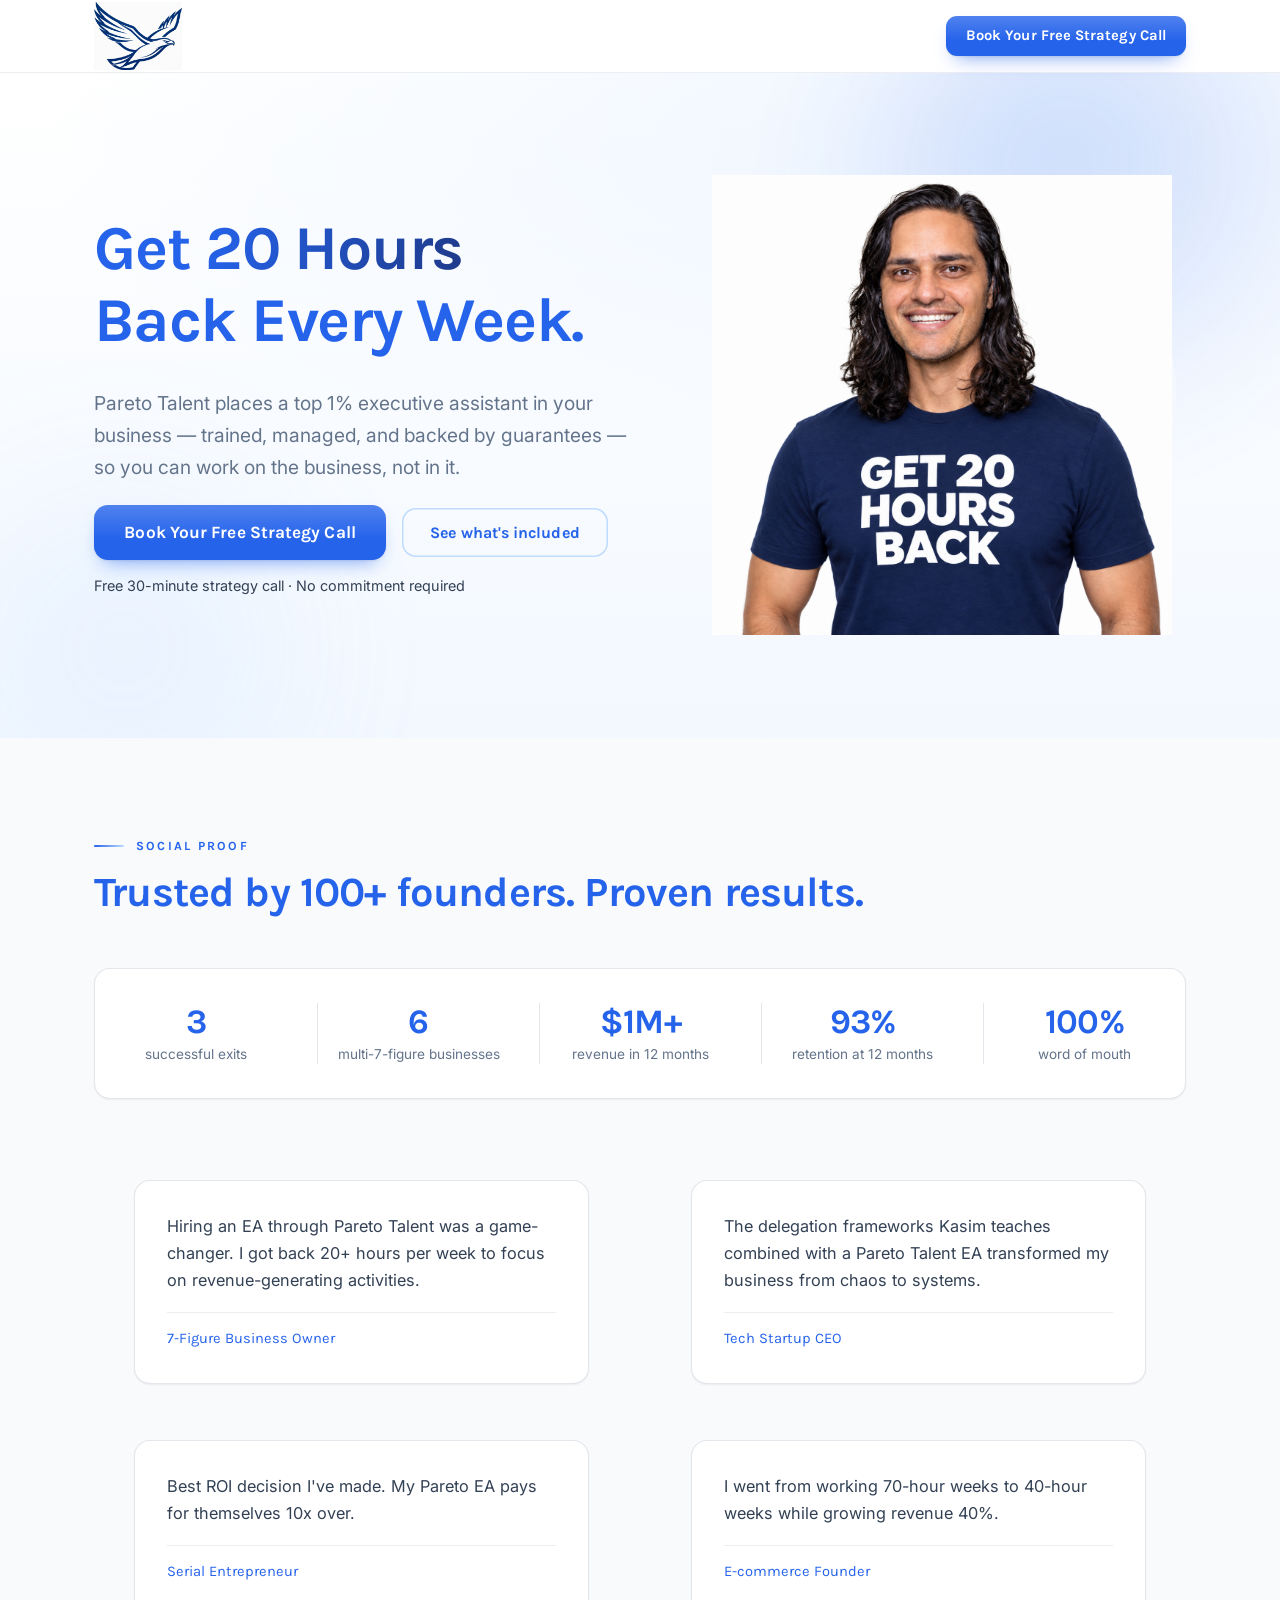
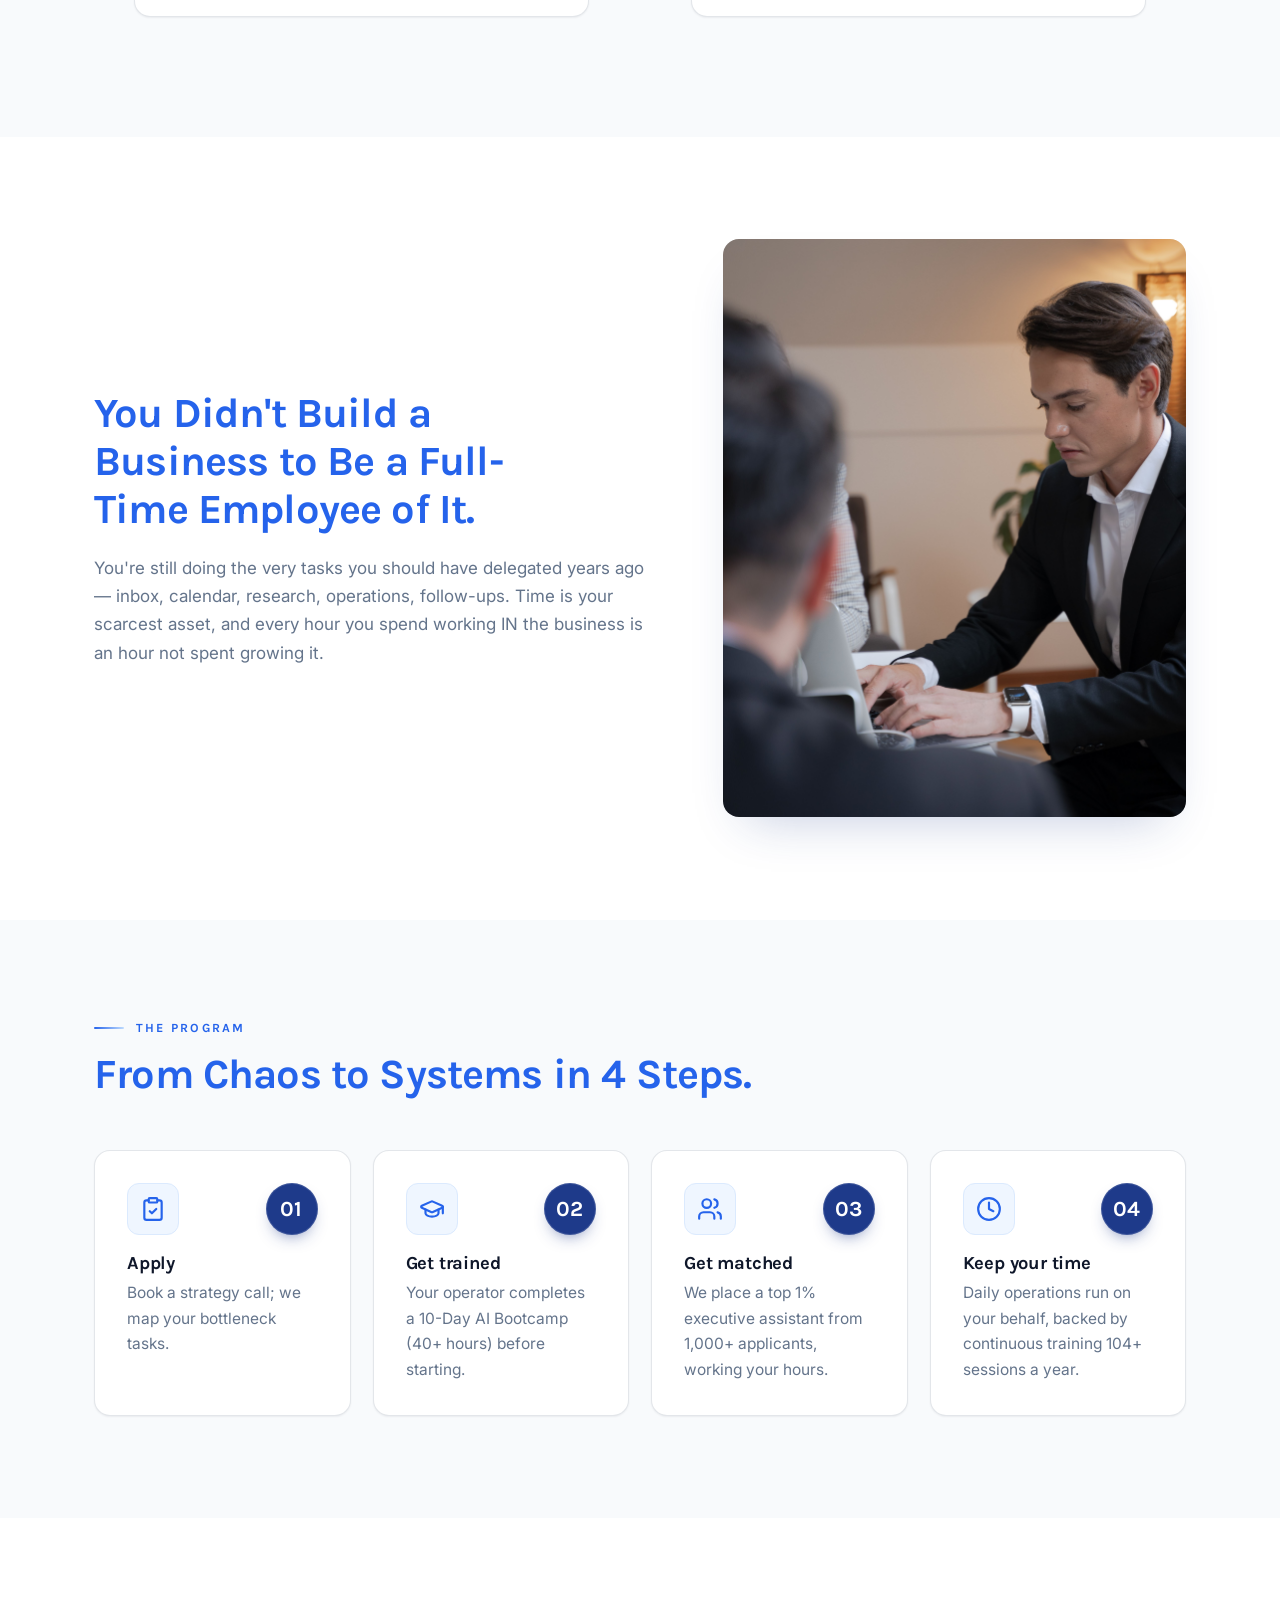
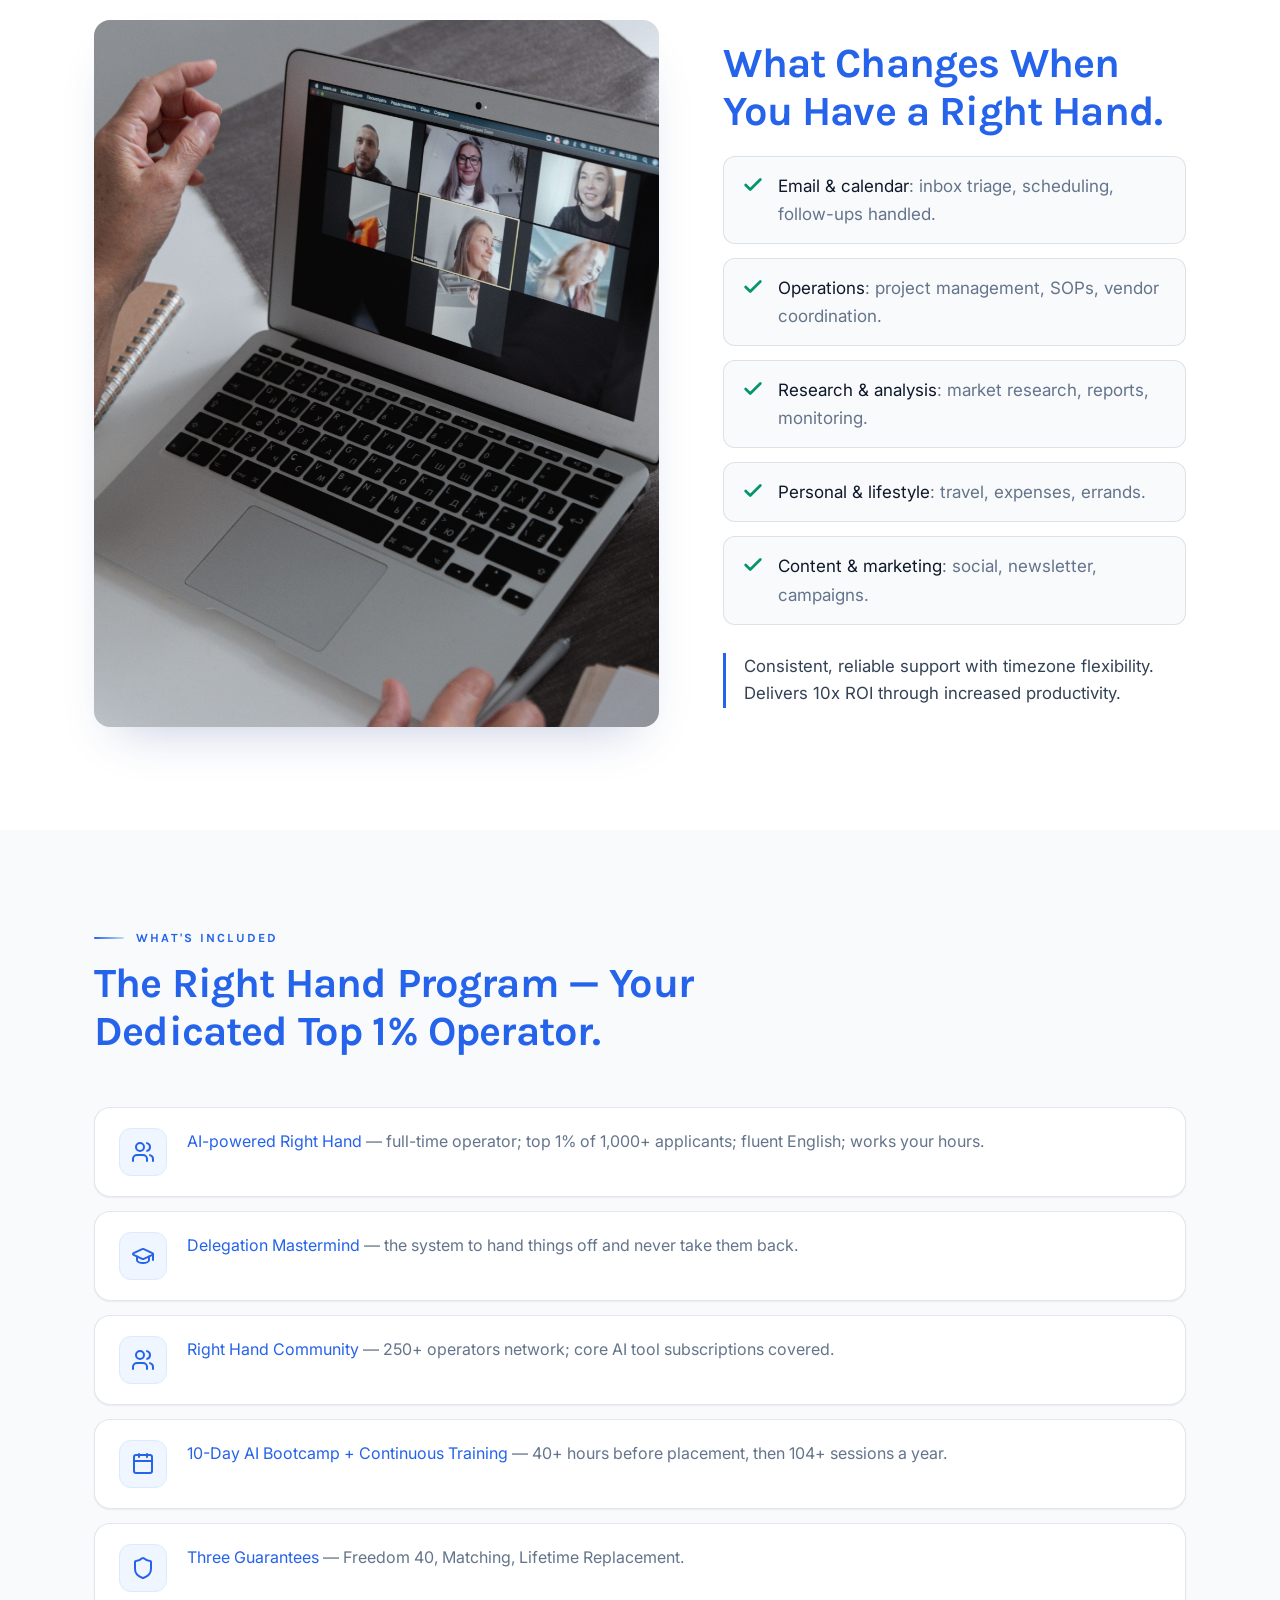
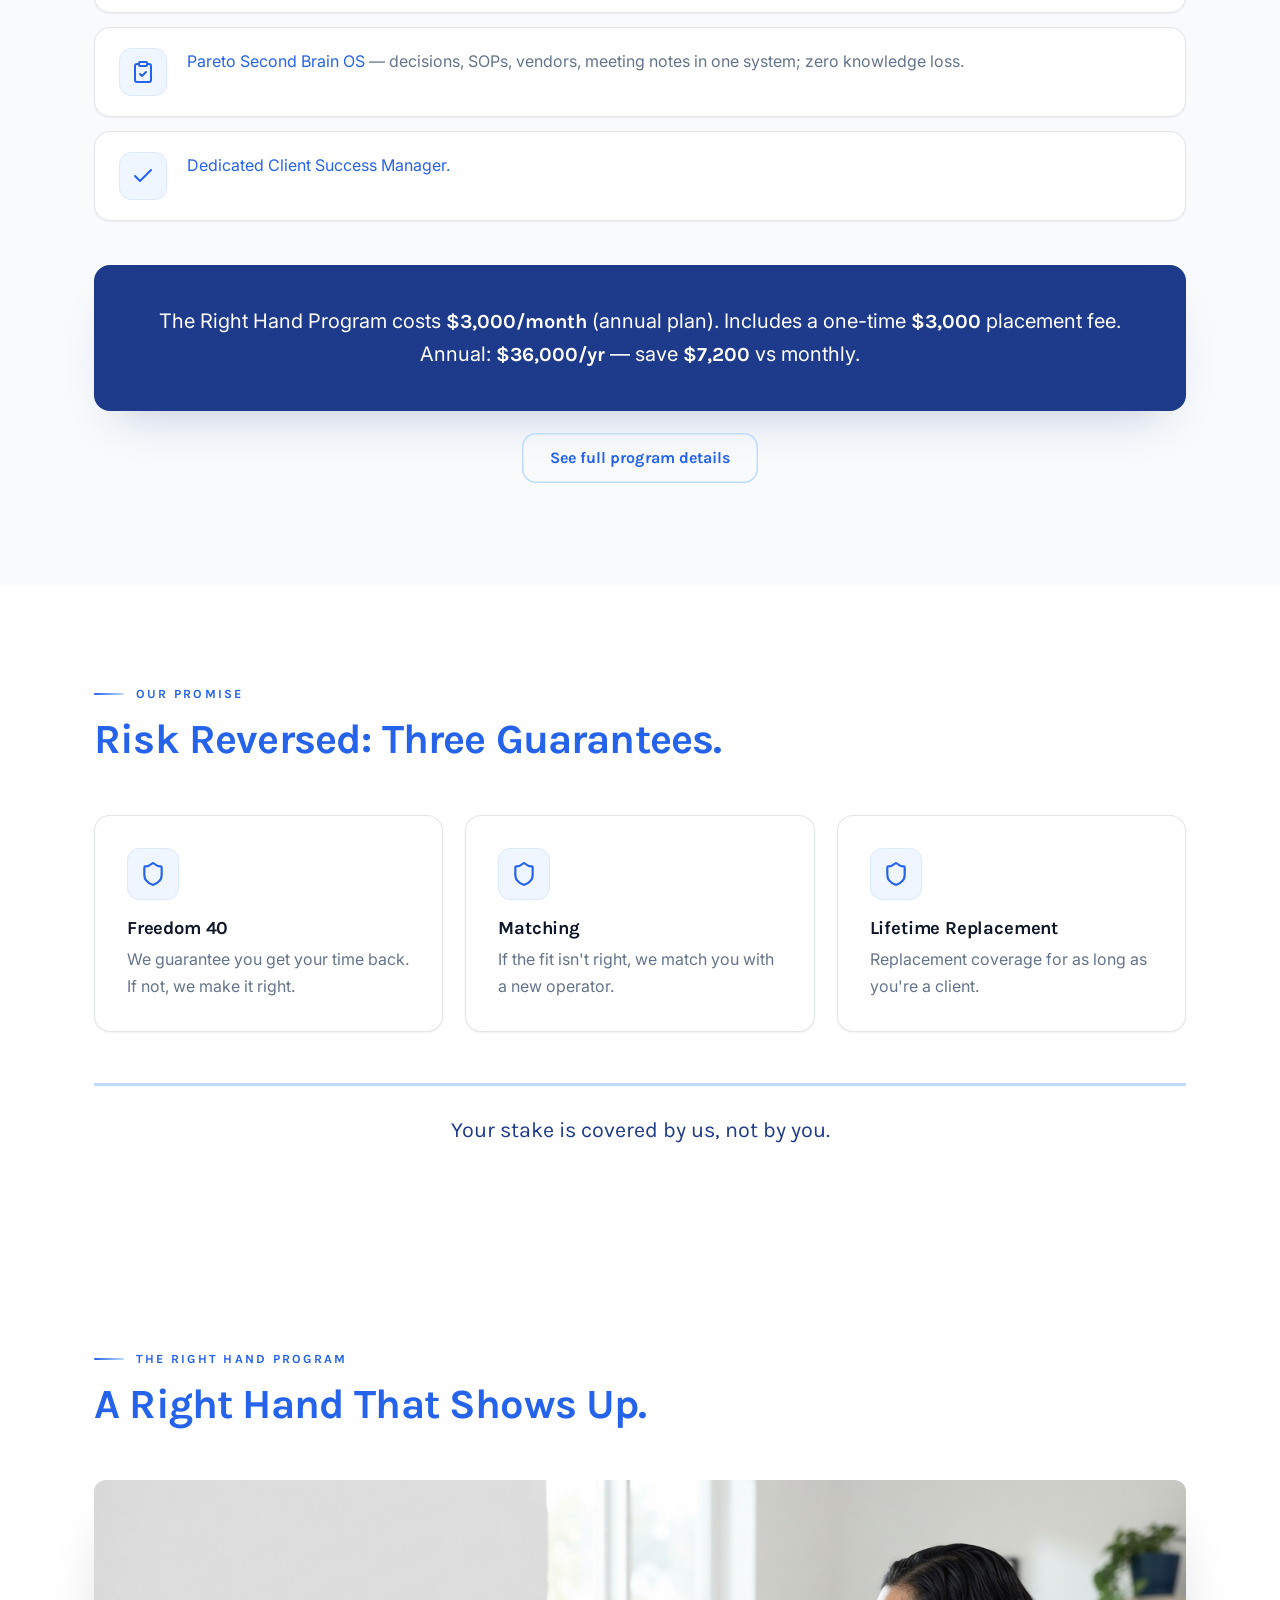
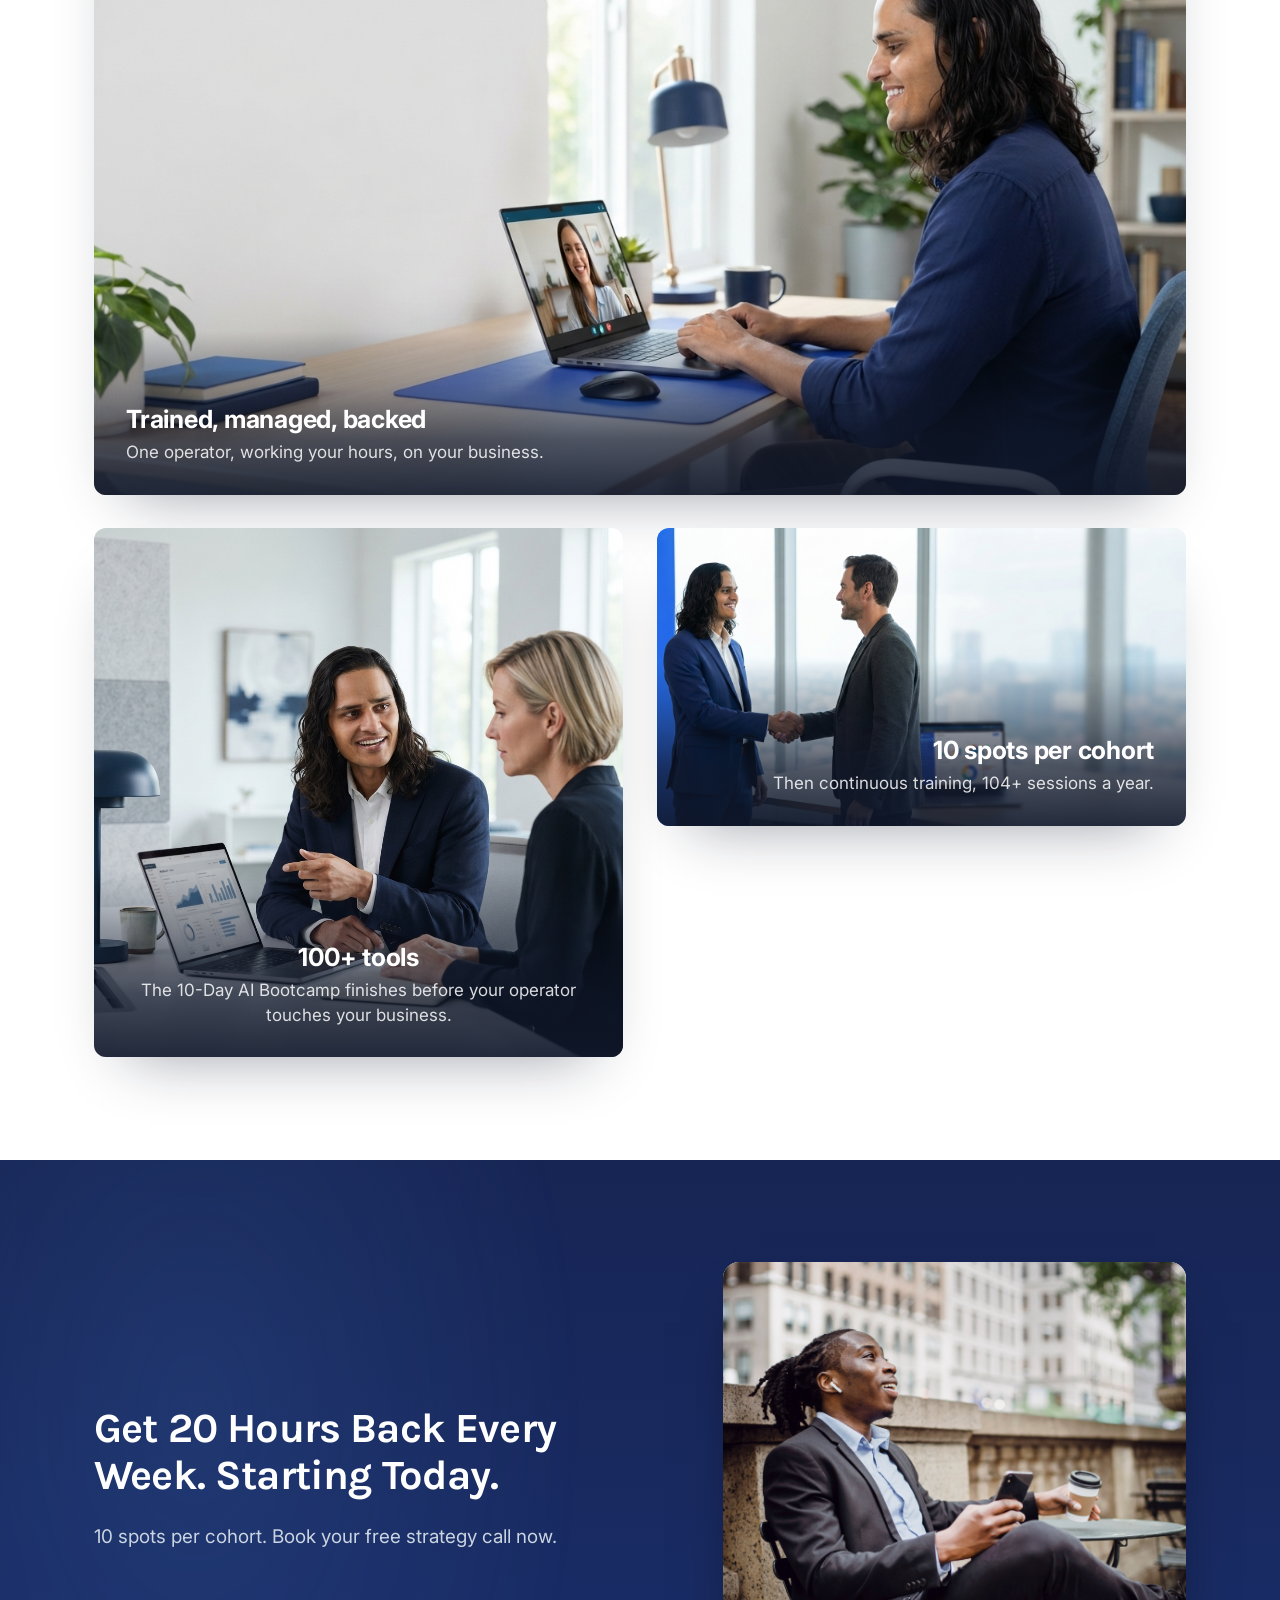
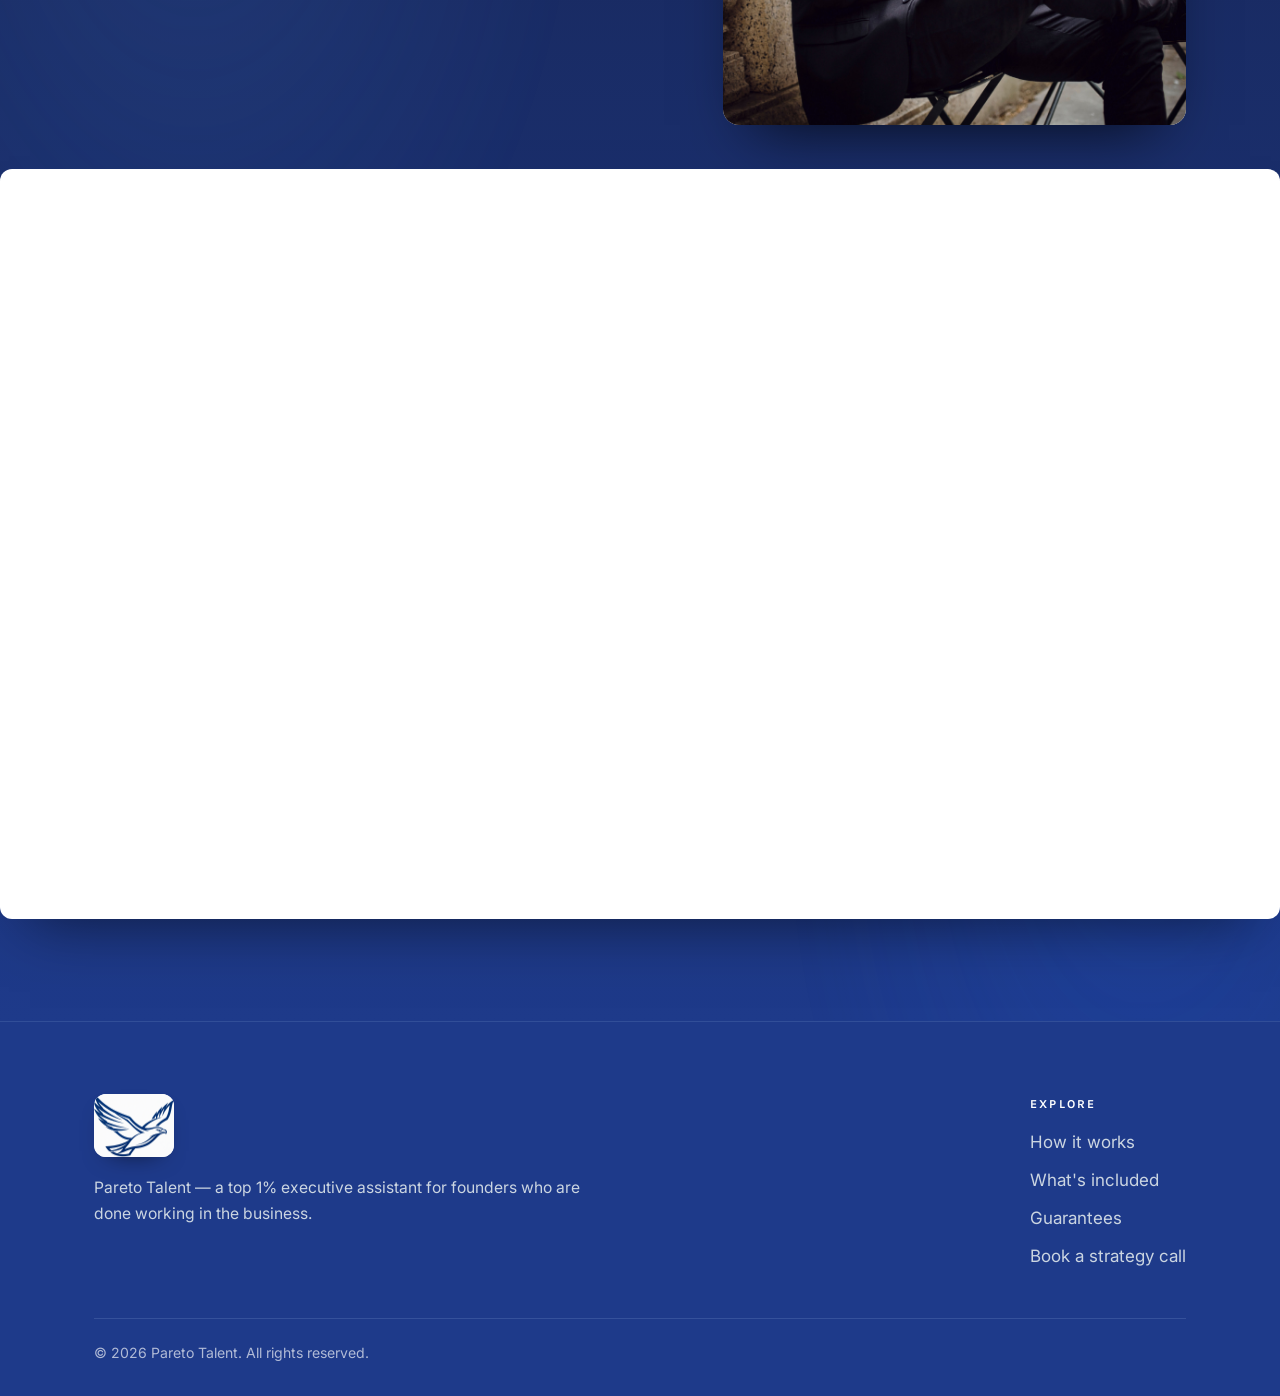
<file: site/index.html>
<!DOCTYPE html>
<html lang="en">
<head>
  <meta charset="utf-8">
  <meta name="viewport" content="width=device-width, initial-scale=1">
  <title>Pareto Talent — Get 20 Hours Back Every Week | The Right Hand Program</title>
  <meta name="description" content="Pareto Talent places a top 1% executive assistant in your business — trained, managed, and backed by guarantees — so you can work on the business, not in it.">
  <meta name="theme-color" content="#1E3A8A">

  <link rel="icon" type="image/png" href="assets/favicon.png">
  <link rel="apple-touch-icon" href="assets/favicon.png">

  <link rel="preconnect" href="https://fonts.googleapis.com">
  <link rel="preconnect" href="https://fonts.gstatic.com" crossorigin>
  <link rel="stylesheet" href="https://fonts.googleapis.com/css2?family=Inter:wght@400&family=Karla:wght@700&display=swap">

  <link rel="stylesheet" href="styles.css">

  <!--
    Marks the document as JS-capable before first paint so the scroll-reveal
    styles only hide content when the observer can actually reveal it again.
    Without this, a JS failure would leave the whole page invisible.
  -->
  <script>document.documentElement.classList.add('js');</script>
</head>

<body>
  <a class="skip-link" href="#main">Skip to main content</a>

  <!-- ============================ NAVBAR ============================ -->
  <header class="navbar" id="navbar">
    <div class="container navbar__inner">
      <a class="navbar__brand" href="#hero" aria-label="Pareto Talent — home">
        <!--
          logo.png ships on a 2688x1536 canvas but the eagle mark only occupies
          the 1282x1004 box at offset (699, 215). The .logo-mark wrapper trims the
          empty canvas in CSS so no derivative asset is needed.
          If logo.png is ever re-exported or resized, the offsets in .logo-mark
          (styles.css) must be updated to match.
        -->
        <span class="logo-mark">
          <img src="assets/logo.png" alt="" width="1282" height="1004" decoding="async">
        </span>
      </a>
      <a class="btn btn--primary btn--sm" href="#book">Book Your Free Strategy Call</a>
    </div>

    <!-- Reading-progress hairline pinned to the bottom edge of the sticky bar -->
    <div class="progress" aria-hidden="true"><span class="progress__bar" id="progress"></span></div>
  </header>

  <main id="main">

    <!-- ======================= 1 — HERO ======================= -->
    <section class="section hero" id="hero" aria-labelledby="hero-title">
      <!--
        Ambient blue glows. They are purely decorative, sit behind the copy
        (z-index 0 under the z-index 1 grid) and are pointer-events: none, so
        they can never eat a click. The drift is a CSS keyframe on ::before; the
        optional pointer parallax is a separate transform on the outer span, so
        the two motions never fight over the same property.
      -->
      <span class="hero__glow hero__glow--a" data-parallax="14" aria-hidden="true"></span>
      <span class="hero__glow hero__glow--b" data-parallax="9" aria-hidden="true"></span>

      <div class="container hero__grid">
        <div class="hero__copy reveal">
          <h1 id="hero-title">Get <span class="grad">20 Hours</span> Back Every Week.</h1>
          <p class="lead">
            Pareto Talent places a top 1% executive assistant in your business — trained,
            managed, and backed by guarantees — so you can work on the business, not in it.
          </p>
          <div class="hero__actions">
            <a class="btn btn--primary btn--lg" href="#book">Book Your Free Strategy Call</a>
            <!-- Revealed by script.js; a no-JS visitor never sees a dead control. -->
            <button class="btn btn--ghost" type="button" data-modal-open hidden>See what's included</button>
          </div>
          <p class="trust-note reveal">Free 30-minute strategy call · No commitment required</p>
        </div>

        <div class="hero__media reveal">
          <span class="hero__blob" aria-hidden="true"></span>
          <img class="hero__portrait"
               src="assets/founder.png"
               alt="Kasim Aslam, founder, wearing a navy shirt"
               width="1254" height="1254" fetchpriority="high" decoding="async">
        </div>
      </div>
    </section>

    <!-- =================== 2 — SOCIAL PROOF =================== -->
    <section class="section section--tint" id="social-proof" aria-labelledby="proof-title">
      <div class="container">
        <p class="kicker reveal">Social Proof</p>
        <h2 id="proof-title" class="section__title reveal">Trusted by 100+ founders. Proven results.</h2>

        <ul class="stats reveal">
          <li class="stat">
            <span class="stat__value">3</span>
            <span class="stat__label">successful exits</span>
          </li>
          <li class="stat">
            <span class="stat__value">6</span>
            <span class="stat__label">multi-7-figure businesses</span>
          </li>
          <li class="stat">
            <span class="stat__value">$1M+</span>
            <span class="stat__label">revenue in 12 months</span>
          </li>
          <li class="stat">
            <span class="stat__value">93%</span>
            <span class="stat__label">retention at 12 months</span>
          </li>
          <li class="stat">
            <span class="stat__value">100%</span>
            <span class="stat__label">word of mouth</span>
          </li>
        </ul>

        <div class="testimonials">
          <figure class="card card--quote reveal">
            <blockquote>
              <p>Hiring an EA through Pareto Talent was a game-changer. I got back 20+ hours per week to focus on revenue-generating activities.</p>
            </blockquote>
            <figcaption>7-Figure Business Owner</figcaption>
          </figure>

          <figure class="card card--quote reveal">
            <blockquote>
              <p>The delegation frameworks Kasim teaches combined with a Pareto Talent EA transformed my business from chaos to systems.</p>
            </blockquote>
            <figcaption>Tech Startup CEO</figcaption>
          </figure>

          <figure class="card card--quote reveal">
            <blockquote>
              <p>Best ROI decision I've made. My Pareto EA pays for themselves 10x over.</p>
            </blockquote>
            <figcaption>Serial Entrepreneur</figcaption>
          </figure>

          <figure class="card card--quote reveal">
            <blockquote>
              <p>I went from working 70-hour weeks to 40-hour weeks while growing revenue 40%.</p>
            </blockquote>
            <figcaption>E-commerce Founder</figcaption>
          </figure>
        </div>
      </div>
    </section>

    <!-- ======================= 3 — PROBLEM ======================= -->
    <section class="section" id="problem" aria-labelledby="problem-title">
      <div class="container split">
        <div class="split__copy reveal">
          <h2 id="problem-title">You Didn't Build a Business to Be a Full-Time Employee of It.</h2>
          <p>
            You're still doing the very tasks you should have delegated years ago — inbox,
            calendar, research, operations, follow-ups. Time is your scarcest asset, and every
            hour you spend working IN the business is an hour not spent growing it.
          </p>
        </div>
        <div class="split__media media reveal">
          <img src="assets/photo-work.jpg"
               alt="Founder working at a laptop in a modern office"
               width="3710" height="5565" loading="lazy" decoding="async">
        </div>
      </div>
    </section>

    <!-- ==================== 4 — HOW IT WORKS ==================== -->
    <section class="section section--tint" id="how-it-works" aria-labelledby="how-title">
      <div class="container">
        <p class="kicker reveal">The Program</p>
        <h2 id="how-title" class="section__title reveal">From Chaos to Systems in 4 Steps.</h2>

        <ol class="steps">
          <li class="card card--step reveal">
            <div class="card__head">
              <span class="icon-badge"><svg xmlns="http://www.w3.org/2000/svg" width="24" height="24" viewBox="0 0 24 24" fill="none" stroke="currentColor" stroke-width="2" stroke-linecap="round" stroke-linejoin="round" aria-hidden="true" focusable="false"><rect width="8" height="4" x="8" y="2" rx="1" ry="1"></rect><path d="M16 4h2a2 2 0 0 1 2 2v14a2 2 0 0 1-2 2H6a2 2 0 0 1-2-2V6a2 2 0 0 1 2-2h2"></path><path d="m9 14 2 2 4-4"></path></svg></span>
              <span class="step__num">01</span>
            </div>
            <h3>Apply</h3>
            <p>Book a strategy call; we map your bottleneck tasks.</p>
          </li>

          <li class="card card--step reveal">
            <div class="card__head">
              <span class="icon-badge"><svg xmlns="http://www.w3.org/2000/svg" width="24" height="24" viewBox="0 0 24 24" fill="none" stroke="currentColor" stroke-width="2" stroke-linecap="round" stroke-linejoin="round" aria-hidden="true" focusable="false"><path d="M21.42 10.922a1 1 0 0 0-.019-1.838L12.83 5.18a2 2 0 0 0-1.66 0L2.6 9.08a1 1 0 0 0 0 1.832l8.57 3.908a2 2 0 0 0 1.66 0z"></path><path d="M22 10v6"></path><path d="M6 12.5V16a6 3 0 0 0 12 0v-3.5"></path></svg></span>
              <span class="step__num">02</span>
            </div>
            <h3>Get trained</h3>
            <p>Your operator completes a 10-Day AI Bootcamp (40+ hours) before starting.</p>
          </li>

          <li class="card card--step reveal">
            <div class="card__head">
              <span class="icon-badge"><svg xmlns="http://www.w3.org/2000/svg" width="24" height="24" viewBox="0 0 24 24" fill="none" stroke="currentColor" stroke-width="2" stroke-linecap="round" stroke-linejoin="round" aria-hidden="true" focusable="false"><path d="M16 21v-2a4 4 0 0 0-4-4H6a4 4 0 0 0-4 4v2"></path><path d="M16 3.128a4 4 0 0 1 0 7.744"></path><path d="M22 21v-2a4 4 0 0 0-3-3.87"></path><circle cx="9" cy="7" r="4"></circle></svg></span>
              <span class="step__num">03</span>
            </div>
            <h3>Get matched</h3>
            <p>We place a top 1% executive assistant from 1,000+ applicants, working your hours.</p>
          </li>

          <li class="card card--step reveal">
            <div class="card__head">
              <span class="icon-badge"><svg xmlns="http://www.w3.org/2000/svg" width="24" height="24" viewBox="0 0 24 24" fill="none" stroke="currentColor" stroke-width="2" stroke-linecap="round" stroke-linejoin="round" aria-hidden="true" focusable="false"><circle cx="12" cy="12" r="10"></circle><path d="M12 6v6l4 2"></path></svg></span>
              <span class="step__num">04</span>
            </div>
            <h3>Keep your time</h3>
            <p>Daily operations run on your behalf, backed by continuous training 104+ sessions a year.</p>
          </li>
        </ol>
      </div>
    </section>

    <!-- ====================== 5 — BENEFITS ====================== -->
    <section class="section" id="benefits" aria-labelledby="benefits-title">
      <div class="container split split--reverse">
        <div class="split__copy reveal">
          <h2 id="benefits-title">What Changes When You Have a Right Hand.</h2>

          <ul class="checks">
            <li>
              <svg xmlns="http://www.w3.org/2000/svg" width="24" height="24" viewBox="0 0 24 24" fill="none" stroke="currentColor" stroke-width="2" stroke-linecap="round" stroke-linejoin="round" aria-hidden="true" focusable="false"><path d="M20 6 9 17l-5-5"></path></svg>
              <span><strong>Email &amp; calendar</strong>: inbox triage, scheduling, follow-ups handled.</span>
            </li>
            <li>
              <svg xmlns="http://www.w3.org/2000/svg" width="24" height="24" viewBox="0 0 24 24" fill="none" stroke="currentColor" stroke-width="2" stroke-linecap="round" stroke-linejoin="round" aria-hidden="true" focusable="false"><path d="M20 6 9 17l-5-5"></path></svg>
              <span><strong>Operations</strong>: project management, SOPs, vendor coordination.</span>
            </li>
            <li>
              <svg xmlns="http://www.w3.org/2000/svg" width="24" height="24" viewBox="0 0 24 24" fill="none" stroke="currentColor" stroke-width="2" stroke-linecap="round" stroke-linejoin="round" aria-hidden="true" focusable="false"><path d="M20 6 9 17l-5-5"></path></svg>
              <span><strong>Research &amp; analysis</strong>: market research, reports, monitoring.</span>
            </li>
            <li>
              <svg xmlns="http://www.w3.org/2000/svg" width="24" height="24" viewBox="0 0 24 24" fill="none" stroke="currentColor" stroke-width="2" stroke-linecap="round" stroke-linejoin="round" aria-hidden="true" focusable="false"><path d="M20 6 9 17l-5-5"></path></svg>
              <span><strong>Personal &amp; lifestyle</strong>: travel, expenses, errands.</span>
            </li>
            <li>
              <svg xmlns="http://www.w3.org/2000/svg" width="24" height="24" viewBox="0 0 24 24" fill="none" stroke="currentColor" stroke-width="2" stroke-linecap="round" stroke-linejoin="round" aria-hidden="true" focusable="false"><path d="M20 6 9 17l-5-5"></path></svg>
              <span><strong>Content &amp; marketing</strong>: social, newsletter, campaigns.</span>
            </li>
          </ul>

          <p class="closing-line">
            Consistent, reliable support with timezone flexibility. Delivers 10x ROI through
            increased productivity.
          </p>
        </div>
        <div class="split__media media reveal">
          <img src="assets/photo-team.jpg"
               alt="Remote team on a professional video call"
               width="4160" height="6240" loading="lazy" decoding="async">
        </div>
      </div>
    </section>

    <!-- ====================== 6 — THE OFFER ====================== -->
    <section class="section section--tint" id="offer" aria-labelledby="offer-title">
      <div class="container">
        <p class="kicker reveal">What's Included</p>
        <h2 id="offer-title" class="section__title reveal">The Right Hand Program — Your Dedicated Top 1% Operator.</h2>

        <ol class="offer">
          <li class="offer__item reveal">
            <span class="offer__icon"><svg xmlns="http://www.w3.org/2000/svg" width="24" height="24" viewBox="0 0 24 24" fill="none" stroke="currentColor" stroke-width="2" stroke-linecap="round" stroke-linejoin="round" aria-hidden="true" focusable="false"><path d="M16 21v-2a4 4 0 0 0-4-4H6a4 4 0 0 0-4 4v2"></path><path d="M16 3.128a4 4 0 0 1 0 7.744"></path><path d="M22 21v-2a4 4 0 0 0-3-3.87"></path><circle cx="9" cy="7" r="4"></circle></svg></span>
            <p><strong>AI-powered Right Hand</strong> — full-time operator; top 1% of 1,000+ applicants; fluent English; works your hours.</p>
          </li>
          <li class="offer__item reveal">
            <span class="offer__icon"><svg xmlns="http://www.w3.org/2000/svg" width="24" height="24" viewBox="0 0 24 24" fill="none" stroke="currentColor" stroke-width="2" stroke-linecap="round" stroke-linejoin="round" aria-hidden="true" focusable="false"><path d="M21.42 10.922a1 1 0 0 0-.019-1.838L12.83 5.18a2 2 0 0 0-1.66 0L2.6 9.08a1 1 0 0 0 0 1.832l8.57 3.908a2 2 0 0 0 1.66 0z"></path><path d="M22 10v6"></path><path d="M6 12.5V16a6 3 0 0 0 12 0v-3.5"></path></svg></span>
            <p><strong>Delegation Mastermind</strong> — the system to hand things off and never take them back.</p>
          </li>
          <li class="offer__item reveal">
            <span class="offer__icon"><svg xmlns="http://www.w3.org/2000/svg" width="24" height="24" viewBox="0 0 24 24" fill="none" stroke="currentColor" stroke-width="2" stroke-linecap="round" stroke-linejoin="round" aria-hidden="true" focusable="false"><path d="M16 21v-2a4 4 0 0 0-4-4H6a4 4 0 0 0-4 4v2"></path><path d="M16 3.128a4 4 0 0 1 0 7.744"></path><path d="M22 21v-2a4 4 0 0 0-3-3.87"></path><circle cx="9" cy="7" r="4"></circle></svg></span>
            <p><strong>Right Hand Community</strong> — 250+ operators network; core AI tool subscriptions covered.</p>
          </li>
          <li class="offer__item reveal">
            <span class="offer__icon"><svg xmlns="http://www.w3.org/2000/svg" width="24" height="24" viewBox="0 0 24 24" fill="none" stroke="currentColor" stroke-width="2" stroke-linecap="round" stroke-linejoin="round" aria-hidden="true" focusable="false"><path d="M8 2v3"></path><path d="M16 2v3"></path><rect x="3" y="3" width="18" height="18" rx="2"></rect><path d="M3 9h18"></path></svg></span>
            <p><strong>10-Day AI Bootcamp + Continuous Training</strong> — 40+ hours before placement, then 104+ sessions a year.</p>
          </li>
          <li class="offer__item reveal">
            <span class="offer__icon"><svg xmlns="http://www.w3.org/2000/svg" width="24" height="24" viewBox="0 0 24 24" fill="none" stroke="currentColor" stroke-width="2" stroke-linecap="round" stroke-linejoin="round" aria-hidden="true" focusable="false"><path d="M20 13c0 5-3.5 7.5-7.66 8.95a1 1 0 0 1-.67-.01C7.5 20.5 4 18 4 13V6a1 1 0 0 1 1-1c2 0 4.5-1.2 6.24-2.72a1.17 1.17 0 0 1 1.52 0C14.51 3.81 17 5 19 5a1 1 0 0 1 1 1z"></path></svg></span>
            <p><strong>Three Guarantees</strong> — Freedom 40, Matching, Lifetime Replacement.</p>
          </li>
          <li class="offer__item reveal">
            <span class="offer__icon"><svg xmlns="http://www.w3.org/2000/svg" width="24" height="24" viewBox="0 0 24 24" fill="none" stroke="currentColor" stroke-width="2" stroke-linecap="round" stroke-linejoin="round" aria-hidden="true" focusable="false"><rect width="8" height="4" x="8" y="2" rx="1" ry="1"></rect><path d="M16 4h2a2 2 0 0 1 2 2v14a2 2 0 0 1-2 2H6a2 2 0 0 1-2-2V6a2 2 0 0 1 2-2h2"></path><path d="m9 14 2 2 4-4"></path></svg></span>
            <p><strong>Pareto Second Brain OS</strong> — decisions, SOPs, vendors, meeting notes in one system; zero knowledge loss.</p>
          </li>
          <li class="offer__item reveal">
            <span class="offer__icon"><svg xmlns="http://www.w3.org/2000/svg" width="24" height="24" viewBox="0 0 24 24" fill="none" stroke="currentColor" stroke-width="2" stroke-linecap="round" stroke-linejoin="round" aria-hidden="true" focusable="false"><path d="M20 6 9 17l-5-5"></path></svg></span>
            <p><strong>Dedicated Client Success Manager.</strong></p>
          </li>
        </ol>

        <div class="pricing reveal">
          <p>
            The Right Hand Program costs <strong>$3,000/month</strong> (annual plan). Includes a
            one-time <strong>$3,000</strong> placement fee. Annual: <strong>$36,000/yr</strong> —
            save <strong>$7,200</strong> vs monthly.
          </p>
        </div>

        <p class="offer__more">
          <button class="btn btn--ghost" type="button" data-modal-open hidden>
            See full program details
          </button>
        </p>
      </div>
    </section>

    <!-- ==================== 7 — GUARANTEES ==================== -->
    <section class="section guarantees" id="guarantees" aria-labelledby="guarantees-title">
      <div class="container">
        <p class="kicker reveal">Our Promise</p>
        <h2 id="guarantees-title" class="section__title reveal">Risk Reversed: Three Guarantees.</h2>

        <div class="guarantees__grid">
          <article class="card card--guarantee reveal">
            <span class="icon-badge"><svg xmlns="http://www.w3.org/2000/svg" width="24" height="24" viewBox="0 0 24 24" fill="none" stroke="currentColor" stroke-width="2" stroke-linecap="round" stroke-linejoin="round" aria-hidden="true" focusable="false"><path d="M20 13c0 5-3.5 7.5-7.66 8.95a1 1 0 0 1-.67-.01C7.5 20.5 4 18 4 13V6a1 1 0 0 1 1-1c2 0 4.5-1.2 6.24-2.72a1.17 1.17 0 0 1 1.52 0C14.51 3.81 17 5 19 5a1 1 0 0 1 1 1z"></path></svg></span>
            <h3>Freedom 40</h3>
            <p>We guarantee you get your time back. If not, we make it right.</p>
          </article>

          <article class="card card--guarantee reveal">
            <span class="icon-badge"><svg xmlns="http://www.w3.org/2000/svg" width="24" height="24" viewBox="0 0 24 24" fill="none" stroke="currentColor" stroke-width="2" stroke-linecap="round" stroke-linejoin="round" aria-hidden="true" focusable="false"><path d="M20 13c0 5-3.5 7.5-7.66 8.95a1 1 0 0 1-.67-.01C7.5 20.5 4 18 4 13V6a1 1 0 0 1 1-1c2 0 4.5-1.2 6.24-2.72a1.17 1.17 0 0 1 1.52 0C14.51 3.81 17 5 19 5a1 1 0 0 1 1 1z"></path></svg></span>
            <h3>Matching</h3>
            <p>If the fit isn't right, we match you with a new operator.</p>
          </article>

          <article class="card card--guarantee reveal">
            <span class="icon-badge"><svg xmlns="http://www.w3.org/2000/svg" width="24" height="24" viewBox="0 0 24 24" fill="none" stroke="currentColor" stroke-width="2" stroke-linecap="round" stroke-linejoin="round" aria-hidden="true" focusable="false"><path d="M20 13c0 5-3.5 7.5-7.66 8.95a1 1 0 0 1-.67-.01C7.5 20.5 4 18 4 13V6a1 1 0 0 1 1-1c2 0 4.5-1.2 6.24-2.72a1.17 1.17 0 0 1 1.52 0C14.51 3.81 17 5 19 5a1 1 0 0 1 1 1z"></path></svg></span>
            <h3>Lifetime Replacement</h3>
            <p>Replacement coverage for as long as you're a client.</p>
          </article>
        </div>

        <p class="closing-line closing-line--center reveal">Your stake is covered by us, not by you.</p>
      </div>
    </section>

    <!-- ==================== 7.5 — SHOWCASE (Day 7 AI assets) ==================== -->
    <!-- Additive block: it sits between section 7 and section 8 and touches no
         existing markup, class or rule. The navbar, the hero, the footer and the
         GoHighLevel form embed below are untouched.

         The three photographs are AI-generated. The caption on each one is real
         HTML laid over the image and never baked into the bitmap, so it stays
         selectable, translatable and reachable by a screen reader. Each frame was
         generated with its copy space left deliberately empty, and the caption is
         aligned to the side that space sits on. -->
    <section class="section showcase" id="showcase" aria-labelledby="showcase-title">
      <div class="container">
        <p class="kicker reveal">The Right Hand Program</p>
        <h2 id="showcase-title" class="section__title reveal">A Right Hand That Shows Up.</h2>

        <div class="showcase__grid">
          <figure class="showcase__card showcase__card--wide reveal">
            <img class="showcase__img"
                 src="assets/hero-ai.jpg"
                 alt="A professional working from a bright home office during a video call with a client"
                 width="1376" height="768" loading="lazy" decoding="async">
            <figcaption class="showcase__caption showcase__caption--left">
              <span class="showcase__label">Trained, managed, backed</span>
              <span class="showcase__text">One operator, working your hours, on your business.</span>
            </figcaption>
          </figure>

          <figure class="showcase__card showcase__card--square reveal">
            <img class="showcase__img"
                 src="assets/how-ai.jpg"
                 alt="A mentor sitting beside a trainee, both looking at the same laptop"
                 width="1024" height="1024" loading="lazy" decoding="async">
            <figcaption class="showcase__caption showcase__caption--center">
              <span class="showcase__label">100+ tools</span>
              <span class="showcase__text">The 10-Day AI Bootcamp finishes before your operator touches your business.</span>
            </figcaption>
          </figure>

          <figure class="showcase__card showcase__card--sixteen reveal">
            <img class="showcase__img"
                 src="assets/cta-ai.jpg"
                 alt="Two professionals celebrating a result together in front of a laptop"
                 width="1376" height="768" loading="lazy" decoding="async">
            <figcaption class="showcase__caption showcase__caption--right">
              <span class="showcase__label">10 spots per cohort</span>
              <span class="showcase__text">Then continuous training, 104+ sessions a year.</span>
            </figcaption>
          </figure>
        </div>
      </div>
    </section>

    <!-- ==================== 8 — FINAL CTA ==================== -->
    <section class="section final-cta" id="book" aria-labelledby="final-title">
      <div class="container final-cta__grid">
<div class="final-cta__copy reveal">
          <h2 id="final-title">Get 20 Hours Back Every Week. Starting Today.</h2>
          <p>10 spots per cohort. Book your free strategy call now.</p>
        </div>
        <div class="final-cta__media media reveal">
          <img src="assets/photo-lifestyle.jpg"
               alt="Business owner relaxing with a coffee outdoors"
               width="4000" height="6000" loading="lazy" decoding="async">
        </div>
      </div>

      <!-- GoHighLevel qualifier form (inline embed). The form's conditional
           logic routes qualified leads to book.html and the rest to
           not-a-fit.html. -->
      <div class="final-cta__form reveal">
        <iframe
          src="https://api.leadconnectorhq.com/widget/form/kJkDgzbDUSooH3fNSIsp"
          style="width:100%;height:100%;border:none;border-radius:8px"
          id="inline-kJkDgzbDUSooH3fNSIsp"
          data-layout="{'id':'INLINE'}"
          data-trigger-type="alwaysShow"
          data-trigger-value=""
          data-activation-type="alwaysActivated"
          data-activation-value=""
          data-deactivation-type="neverDeactivate"
          data-deactivation-value=""
          data-form-name="Juan Toledo - Right Hand Program Qualifier"
          data-height="750"
          data-layout-iframe-id="inline-kJkDgzbDUSooH3fNSIsp"
          data-form-id="kJkDgzbDUSooH3fNSIsp"
          data-cookie-consent="true"
          data-cookie-consent-provider="auto"
          title="Juan Toledo - Right Hand Program Qualifier"
        >
        </iframe>
        <script src="https://link.msgsndr.com/js/form_embed.js"></script>
      </div>
        <!-- The GoHighLevel qualifier form now owns the right column; the
             lifestyle photo moved out so the conversion surface stays tight. -->
      </div>
    </section>

  </main>

  <!-- ============================ FOOTER ============================ -->
  <footer class="footer">
    <div class="container footer__inner">

      <div class="footer__top">
        <div class="footer__brand">
          <span class="logo-mark logo-mark--chip">
            <img src="assets/logo.png" alt="" width="1282" height="1004" loading="lazy" decoding="async">
          </span>
          <p class="footer__tagline">Pareto Talent — a top 1% executive assistant for founders who are done working in the business.</p>
        </div>

        <nav class="footer__nav" aria-label="Footer navigation">
          <p class="footer__navTitle">Explore</p>
          <ul class="footer__links">
            <li><a href="#how-it-works">How it works</a></li>
            <li><a href="#offer">What's included</a></li>
            <li><a href="#guarantees">Guarantees</a></li>
            <li><a href="#book">Book a strategy call</a></li>
          </ul>
        </nav>
      </div>

      <div class="footer__bottom">
        <p class="footer__copy">&copy; <span id="year">2026</span> Pareto Talent. All rights reserved.</p>
      </div>

    </div>
  </footer>

  <!-- =========================== DETAILS MODAL =========================== -->
  <!--
    One dialog, two triggers (hero ghost action + "See full program details"
    under THE OFFER). Its body is NOT duplicated here on purpose: script.js
    clones the 7 program components and the pricing line straight out of
    #offer the first time it is opened, so the offer and the dialog can never
    drift apart and the markup stays free until someone asks for it.
    The wrapper and its triggers ship hidden and are revealed by script.js, so
    a no-JS visitor never meets a control that does nothing.
  -->
  <div class="modal" id="program-details" hidden>
    <div class="modal__overlay" data-modal-close></div>

    <div class="modal__dialog"
         data-modal-dialog
         role="dialog"
         aria-modal="true"
         aria-labelledby="modal-title"
         tabindex="-1">
      <header class="modal__head">
        <div class="modal__headText">
          <p class="modal__kicker">What's Included</p>
          <h2 class="modal__title" id="modal-title">The Right Hand Program — Your Dedicated Top 1% Operator.</h2>
        </div>
        <button class="modal__close" type="button" data-modal-close aria-label="Close program details">
          <span aria-hidden="true">&times;</span>
        </button>
      </header>

      <div class="modal__body" data-modal-body></div>

      <footer class="modal__foot">
        <a class="btn btn--primary" href="#book">
          Book Your Free Strategy Call
        </a>
      </footer>
    </div>
  </div>

  <script src="script.js" defer></script>
</body>
</html>
</file>
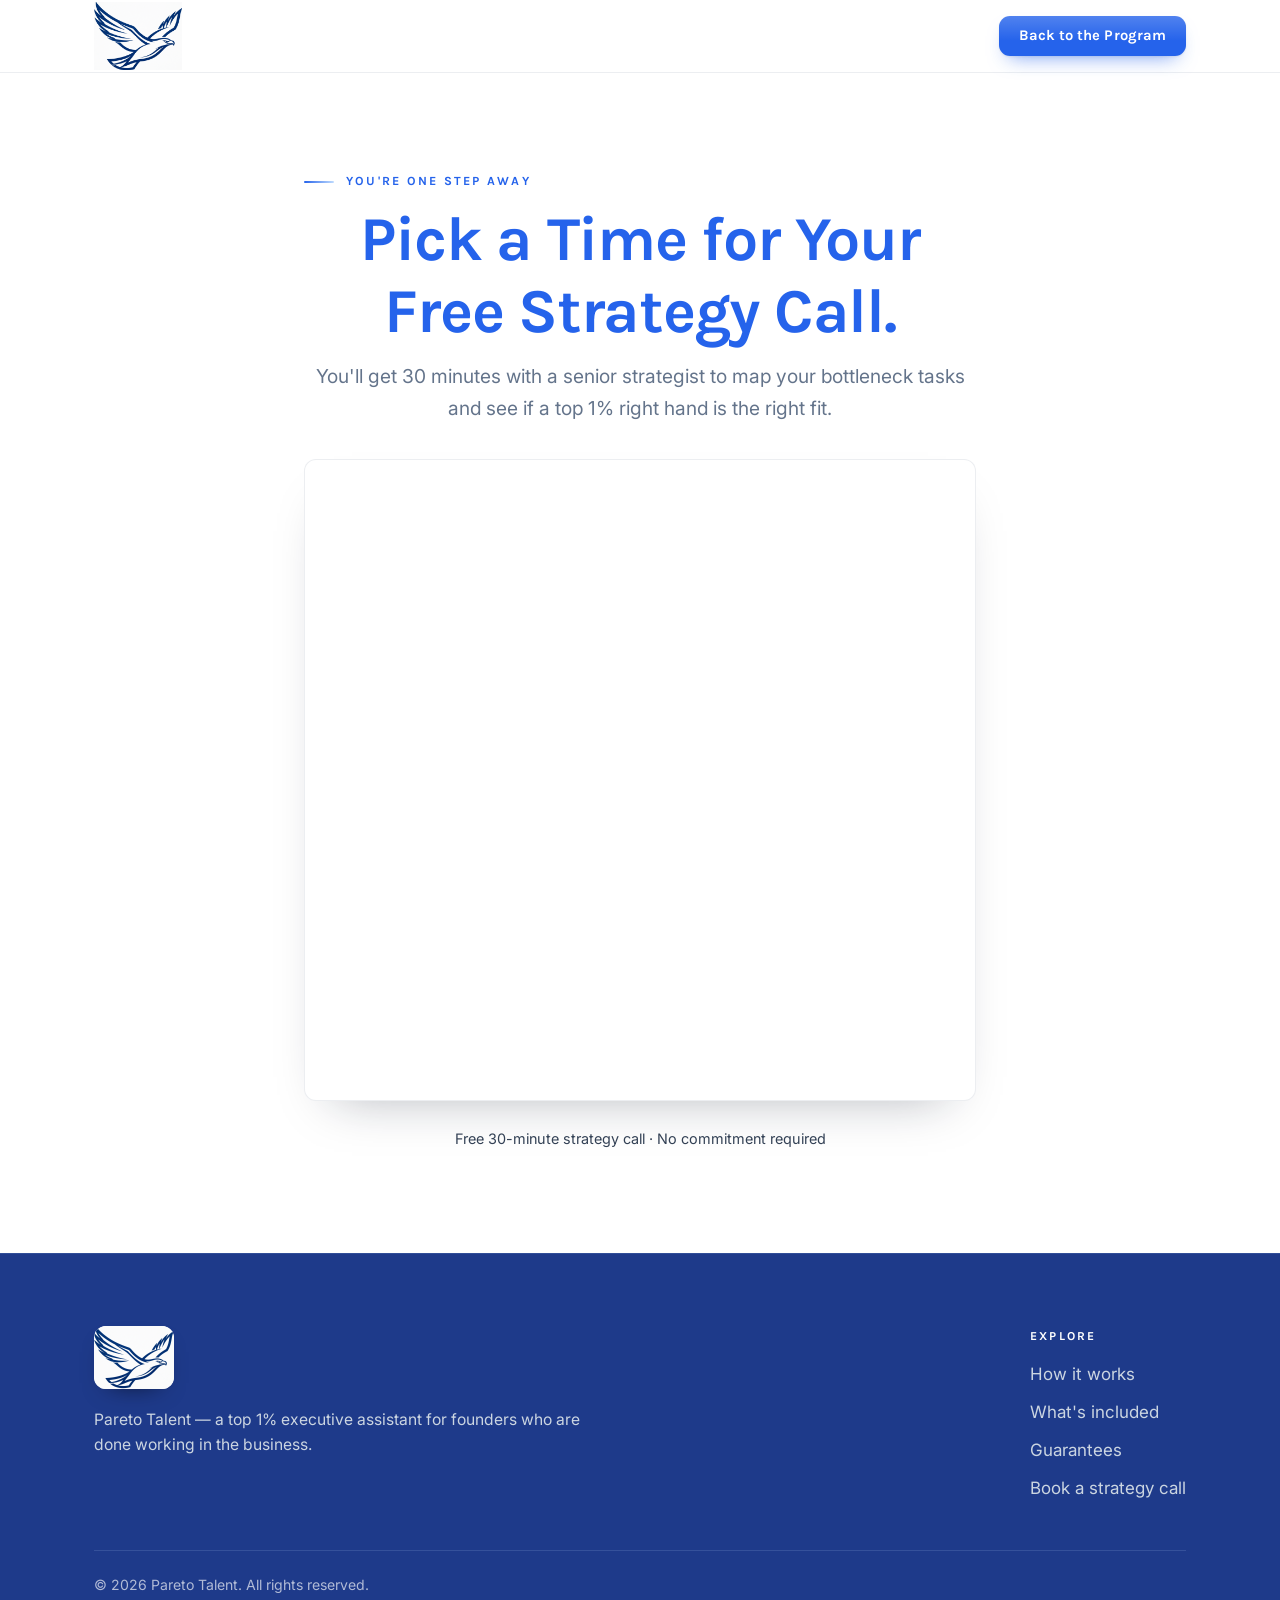
<file: site/book.html>
<!DOCTYPE html>
<html lang="en">
<head>
  <meta charset="utf-8">
  <meta name="viewport" content="width=device-width, initial-scale=1">
  <title>Book Your Free Strategy Call — The Right Hand Program</title>
  <meta name="description" content="Book a free 30-minute strategy call with Pareto Talent and get 20 hours back every week.">
  <meta name="theme-color" content="#1E3A8A">
  <meta name="robots" content="noindex">

  <link rel="icon" type="image/png" href="assets/favicon.png">
  <link rel="apple-touch-icon" href="assets/favicon.png">

  <link rel="preconnect" href="https://fonts.googleapis.com">
  <link rel="preconnect" href="https://fonts.gstatic.com" crossorigin>
  <link rel="stylesheet" href="https://fonts.googleapis.com/css2?family=Inter:wght@400&family=Karla:wght@700&display=swap">

  <link rel="stylesheet" href="styles.css">

  <script>document.documentElement.classList.add('js');</script>
</head>

<body>
  <a class="skip-link" href="#main">Skip to main content</a>

  <!-- ============================ NAVBAR ============================ -->
  <header class="navbar" id="navbar">
    <div class="container navbar__inner">
      <a class="navbar__brand" href="index.html" aria-label="Pareto Talent — home">
        <span class="logo-mark">
          <img src="assets/logo.png" alt="" width="1282" height="1004" decoding="async">
        </span>
      </a>
      <a class="btn btn--primary btn--sm" href="index.html">Back to the Program</a>
    </div>
  </header>

  <main id="main">

    <!-- ====================== BOOK PAGE ====================== -->
    <section class="section book-page" id="book" aria-labelledby="book-title">
      <div class="container book-page__inner">
        <p class="kicker reveal">You're One Step Away</p>
        <h1 id="book-title" class="section__title reveal">Pick a Time for Your Free Strategy Call.</h1>
        <p class="lead reveal">
          You'll get 30 minutes with a senior strategist to map your bottleneck tasks and
          see if a top 1% right hand is the right fit.
        </p>

        <!-- GoHighLevel Discovery Call calendar -->
        <div class="book-page__calendar reveal">
          <iframe src="https://api.leadconnectorhq.com/widget/booking/uSIaBcRl0GynQsUUX2eS" allow="payment" style="width: 100%;border:none;overflow: hidden;" scrolling="no" id="uSIaBcRl0GynQsUUX2eS_1790692302548"></iframe>
        </div>
        <script src="https://api.leadconnectorhq.com/js/form_embed.js" type="text/javascript"></script>

        <p class="trust-note reveal">Free 30-minute strategy call · No commitment required</p>
      </div>
    </section>

  </main>

  <!-- ============================ FOOTER ============================ -->
  <footer class="footer">
    <div class="container footer__inner">
      <div class="footer__top">
        <div class="footer__brand">
          <span class="logo-mark logo-mark--chip">
            <img src="assets/logo.png" alt="" width="1282" height="1004" loading="lazy" decoding="async">
          </span>
          <p class="footer__tagline">Pareto Talent — a top 1% executive assistant for founders who are done working in the business.</p>
        </div>
        <nav class="footer__nav" aria-label="Footer navigation">
          <p class="footer__navTitle">Explore</p>
          <ul class="footer__links">
            <li><a href="index.html#how-it-works">How it works</a></li>
            <li><a href="index.html#offer">What's included</a></li>
            <li><a href="index.html#guarantees">Guarantees</a></li>
            <li><a href="book.html">Book a strategy call</a></li>
          </ul>
        </nav>
      </div>
      <div class="footer__bottom">
        <p class="footer__copy">&copy; <span id="year">2026</span> Pareto Talent. All rights reserved.</p>
      </div>
    </div>
  </footer>

  <script src="script.js" defer></script>
</body>
</html>
</file>
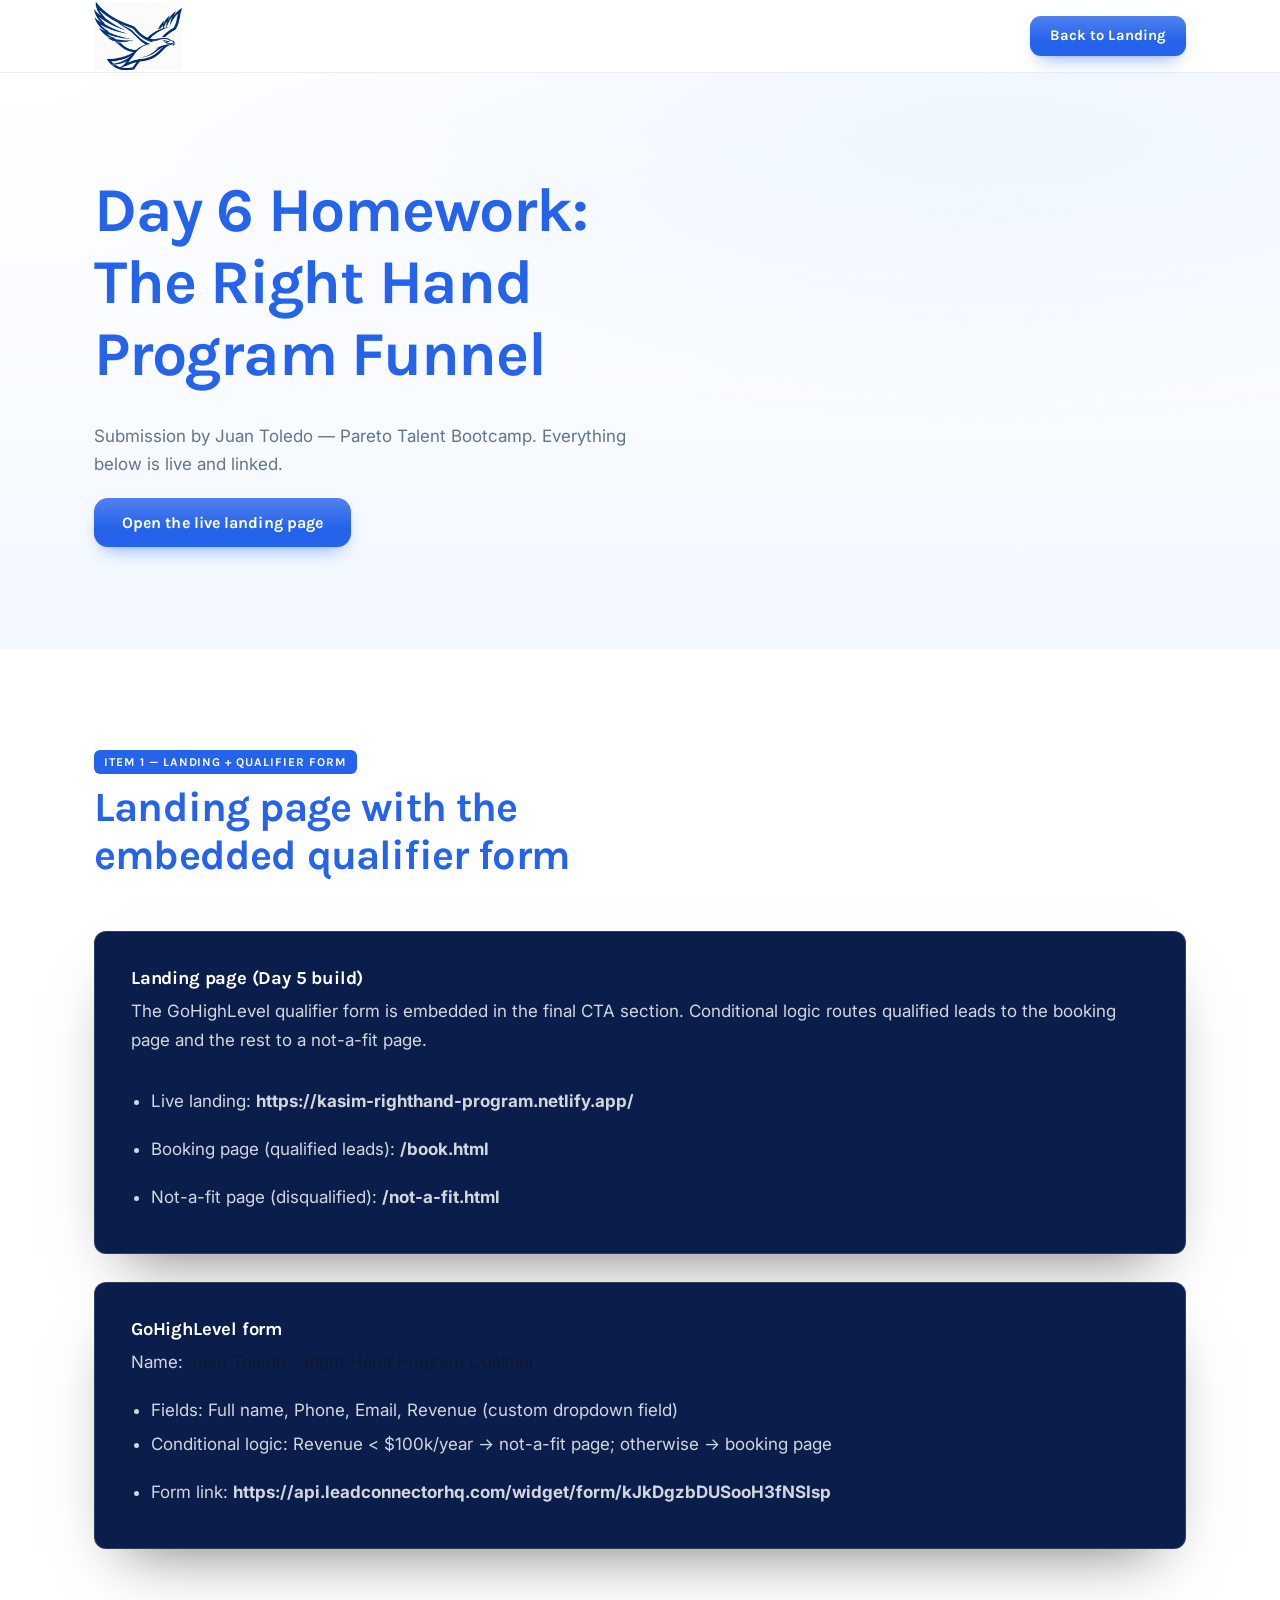
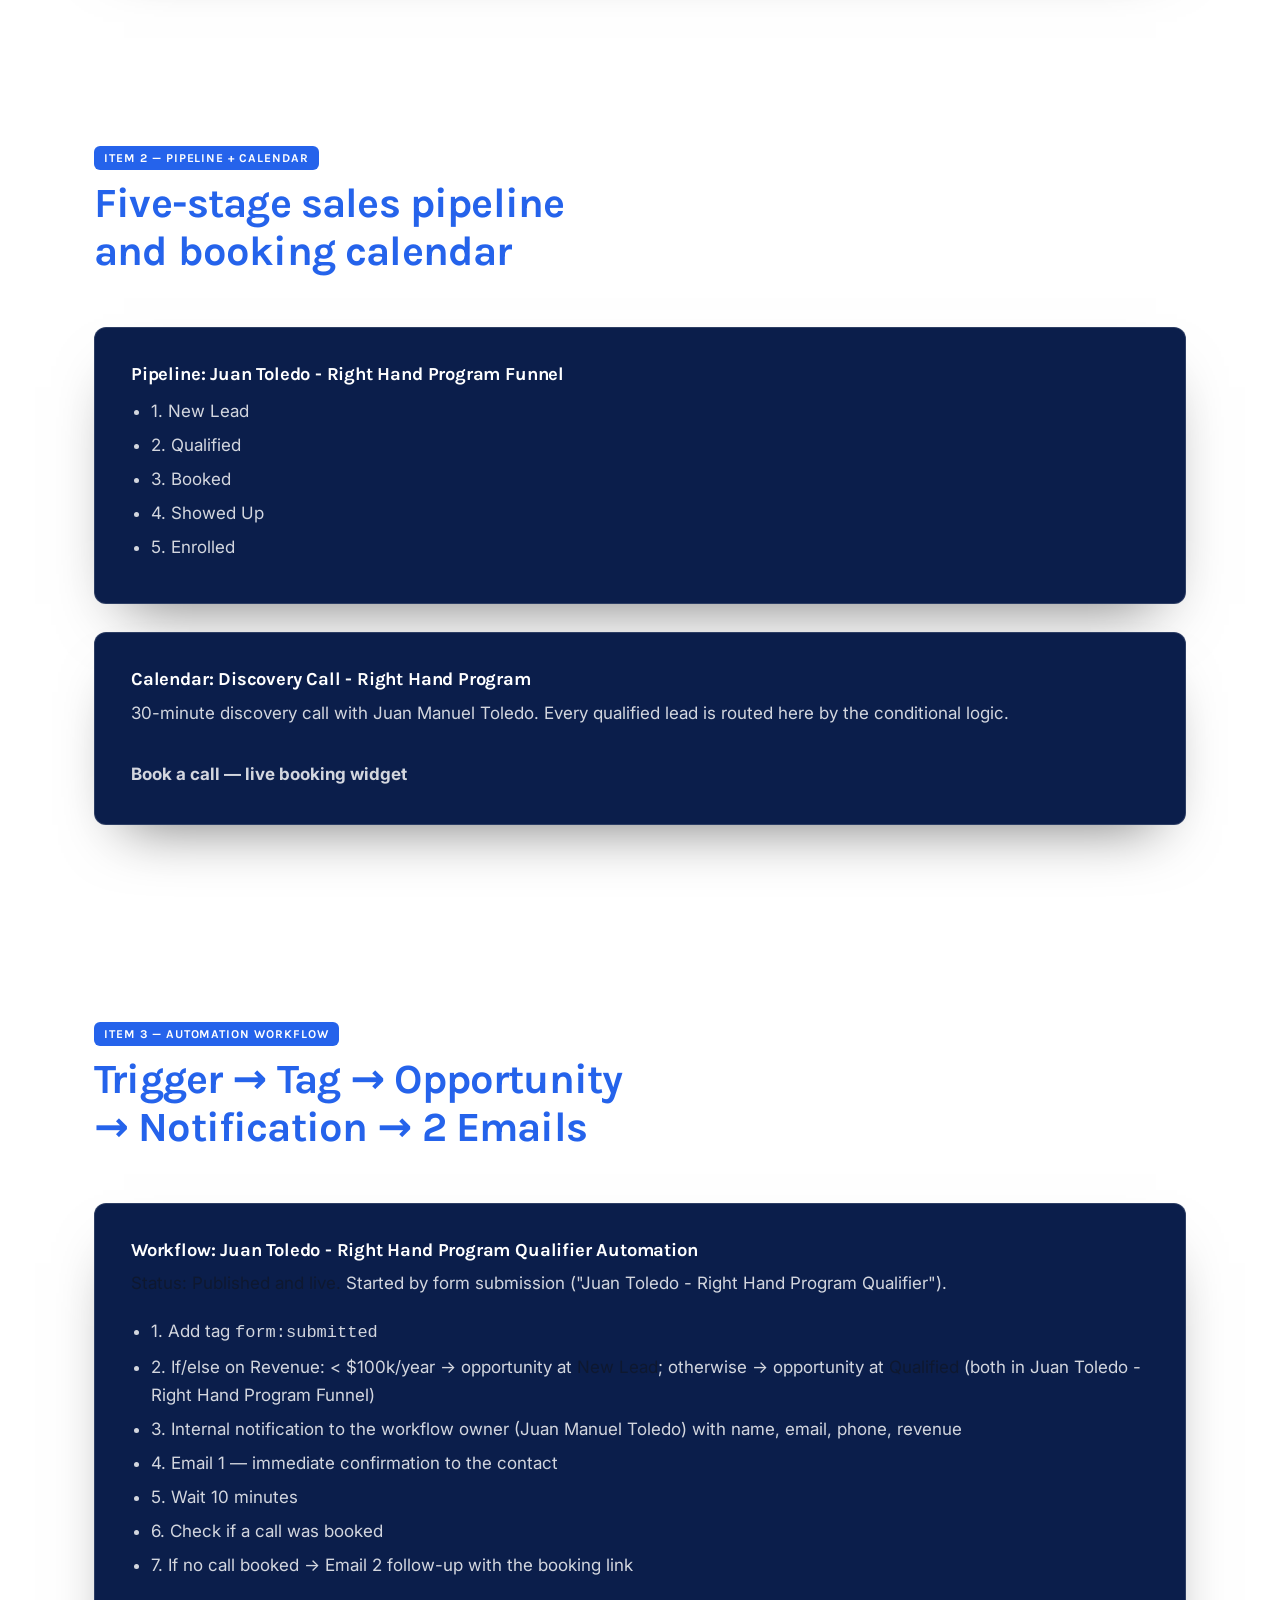
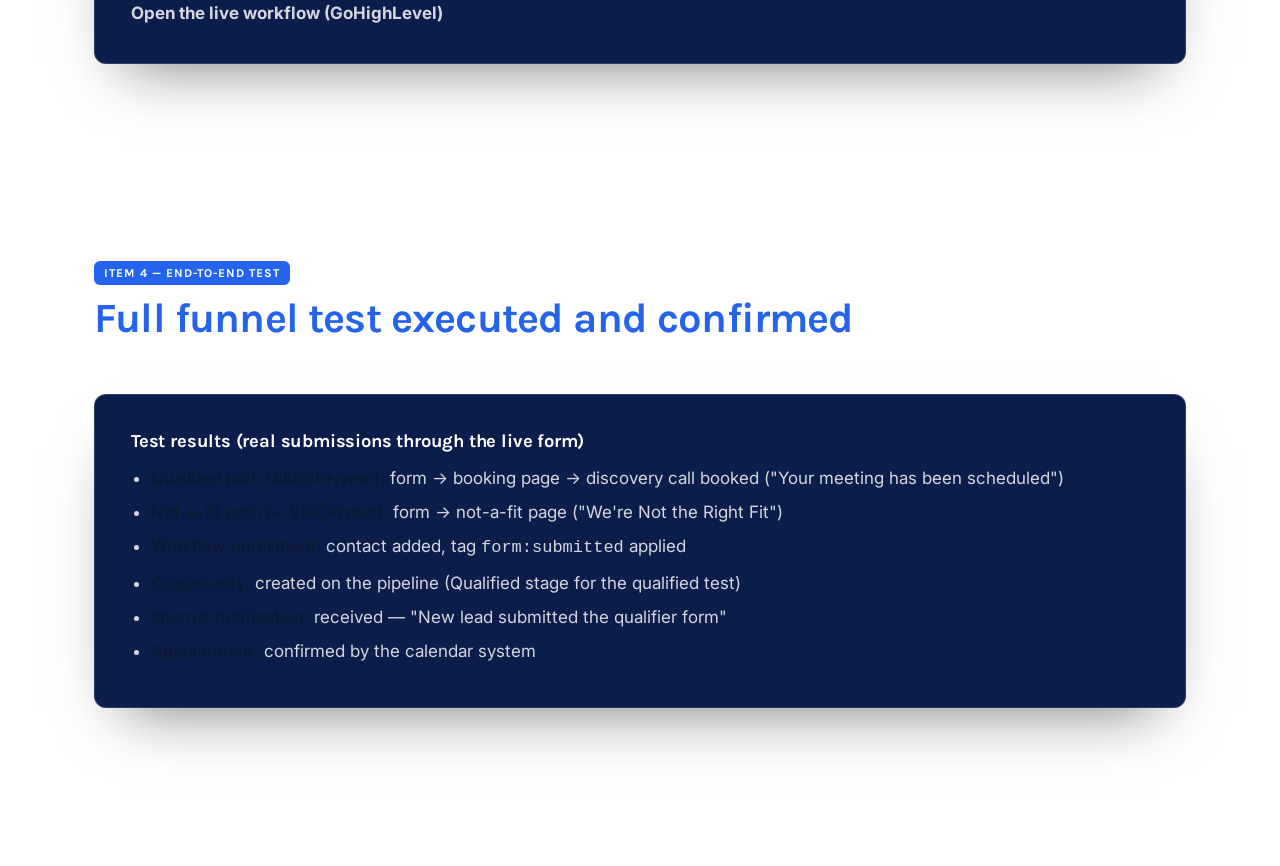
<file: site/homework-day6.html>
<!DOCTYPE html>
<html lang="en">
<head>
  <meta charset="utf-8">
  <meta name="viewport" content="width=device-width, initial-scale=1">
  <title>Day 6 Homework — Juan Toledo | Right Hand Program</title>
  <meta name="description" content="Day 6 homework submission for Pareto Talent Bootcamp: funnel pipeline, qualifier form, automation workflow, and end-to-end test.">
  <meta name="theme-color" content="#1E3A8A">

  <link rel="icon" type="image/png" href="assets/favicon.png">
  <link rel="apple-touch-icon" href="assets/favicon.png">

  <link rel="preconnect" href="https://fonts.googleapis.com">
  <link rel="preconnect" href="https://fonts.gstatic.com" crossorigin>
  <link rel="stylesheet" href="https://fonts.googleapis.com/css2?family=Inter:wght@400&family=Karla:wght@700&display=swap">

  <link rel="stylesheet" href="styles.css">

  <script>document.documentElement.classList.add('js');</script>

  <style>
    /* Homework deliverable page: single-page evidence of the Day 6 build. */
    /* The main site hides .reveal until script.js runs; this page has no
       script, so force everything visible. */
    :where(.js) :where(.reveal) { opacity: 1; transform: none; }

    .hw-section { padding: clamp(52px, 8vw, 96px) 0; border-top: 1px solid rgba(255,255,255,.12); }
    .hw-section:first-of-type { border-top: 0; }
    .hw-card {
      margin-top: 28px; padding: clamp(20px, 4vw, 36px);
      border-radius: var(--radius); background: #0B1E4B;
      border: 1px solid rgba(255,255,255,.14);
      box-shadow: 0 30px 60px -30px rgba(0,0,0,.55);
    }
    .hw-card h3 { color: var(--white); margin-bottom: 8px; }
    .hw-card p, .hw-card li { color: var(--white); opacity: .82; }
    .hw-card ul { margin: 12px 0 0; padding-left: 20px; }
    .hw-card li { margin-bottom: 6px; }
    .hw-link {
      display: inline-block; margin-top: 14px;
      color: var(--white); font-weight: 700; text-decoration: none;
    }
    .hw-link:hover { text-decoration: underline; }
    .hw-badge {
      display: inline-block; margin-bottom: 10px;
      background: var(--blue); color: var(--white);
      font: 700 .75rem/1 var(--font-head); text-transform: uppercase;
      letter-spacing: .08em; padding: 6px 10px; border-radius: 6px;
    }
    .hw-meta { margin-top: 44px; text-align: center; opacity: .7; font-size: .85rem; color: var(--white); }
  </style>
</head>

<body>
  <a class="skip-link" href="#main">Skip to main content</a>

  <!-- ============================ NAVBAR ============================ -->
  <header class="navbar" id="navbar">
    <div class="container navbar__inner">
      <a class="navbar__brand" href="index.html" aria-label="Pareto Talent — home">
        <span class="logo-mark">
          <img src="assets/logo.png" alt="" width="1282" height="1004" decoding="async">
        </span>
      </a>
      <a class="btn btn--primary btn--sm" href="index.html#book">Back to Landing</a>
    </div>
    <div class="progress" aria-hidden="true"><span class="progress__bar" id="progress"></span></div>
  </header>

  <main id="main">

    <!-- ============ HERO — HW DELIVERABLE ============ -->
    <section class="section hero" id="hero" aria-labelledby="hw-title">
      <div class="container">
        <div class="hero__grid">
          <div class="hero__copy reveal">
            <h1 class="hero__title" id="hw-title">Day 6 Homework: The Right Hand Program Funnel</h1>
            <p class="hero__subtitle">Submission by Juan Toledo — Pareto Talent Bootcamp. Everything below is live and linked.</p>
            <p><a class="btn btn--primary" href="index.html">Open the live landing page</a></p>
          </div>
        </div>
      </div>
    </section>

    <!-- ============ 1 — LANDING + QUALIFIER FORM ============ -->
    <section class="section hw-section" id="landing" aria-labelledby="landing-title">
      <div class="container">
        <span class="hw-badge">Item 1 — Landing + Qualifier Form</span>
        <h2 class="section__title" id="landing-title">Landing page with the embedded qualifier form</h2>
        <div class="hw-card reveal">
          <h3>Landing page (Day 5 build)</h3>
          <p>The GoHighLevel qualifier form is embedded in the final CTA section. Conditional logic routes qualified leads to the booking page and the rest to a not-a-fit page.</p>
          <ul>
            <li>Live landing: <a class="hw-link" href="https://kasim-righthand-program.netlify.app/">https://kasim-righthand-program.netlify.app/</a></li>
            <li>Booking page (qualified leads): <a class="hw-link" href="https://kasim-righthand-program.netlify.app/book.html">/book.html</a></li>
            <li>Not-a-fit page (disqualified): <a class="hw-link" href="https://kasim-righthand-program.netlify.app/not-a-fit.html">/not-a-fit.html</a></li>
          </ul>
        </div>
        <div class="hw-card reveal">
          <h3>GoHighLevel form</h3>
          <p>Name: <strong>Juan Toledo - Right Hand Program Qualifier</strong></p>
          <ul>
            <li>Fields: Full name, Phone, Email, Revenue (custom dropdown field)</li>
            <li>Conditional logic: Revenue &lt; $100k/year → not-a-fit page; otherwise → booking page</li>
            <li>Form link: <a class="hw-link" href="https://api.leadconnectorhq.com/widget/form/kJkDgzbDUSooH3fNSIsp">https://api.leadconnectorhq.com/widget/form/kJkDgzbDUSooH3fNSIsp</a></li>
          </ul>
        </div>
      </div>
    </section>

    <!-- ============ 2 — PIPELINE + CALENDAR ============ -->
    <section class="section hw-section" id="pipeline" aria-labelledby="pipeline-title">
      <div class="container">
        <span class="hw-badge">Item 2 — Pipeline + Calendar</span>
        <h2 class="section__title" id="pipeline-title">Five-stage sales pipeline and booking calendar</h2>
        <div class="hw-card reveal">
          <h3>Pipeline: Juan Toledo - Right Hand Program Funnel</h3>
          <ul>
            <li>1. New Lead</li>
            <li>2. Qualified</li>
            <li>3. Booked</li>
            <li>4. Showed Up</li>
            <li>5. Enrolled</li>
          </ul>
        </div>
        <div class="hw-card reveal">
          <h3>Calendar: Discovery Call - Right Hand Program</h3>
          <p>30-minute discovery call with Juan Manuel Toledo. Every qualified lead is routed here by the conditional logic.</p>
          <p><a class="hw-link" href="https://api.leadconnectorhq.com/widget/booking/uSIaBcRl0GynQsUUX2eS">Book a call — live booking widget</a></p>
        </div>
      </div>
    </section>

    <!-- ============ 3 — AUTOMATION WORKFLOW ============ -->
    <section class="section hw-section" id="workflow" aria-labelledby="workflow-title">
      <div class="container">
        <span class="hw-badge">Item 3 — Automation Workflow</span>
        <h2 class="section__title" id="workflow-title">Trigger → Tag → Opportunity → Notification → 2 Emails</h2>
        <div class="hw-card reveal">
          <h3>Workflow: Juan Toledo - Right Hand Program Qualifier Automation</h3>
          <p><strong>Status: Published and live.</strong> Started by form submission ("Juan Toledo - Right Hand Program Qualifier").</p>
          <ul>
            <li>1. Add tag <code>form:submitted</code></li>
            <li>2. If/else on Revenue: &lt; $100k/year → opportunity at <strong>New Lead</strong>; otherwise → opportunity at <strong>Qualified</strong> (both in Juan Toledo - Right Hand Program Funnel)</li>
            <li>3. Internal notification to the workflow owner (Juan Manuel Toledo) with name, email, phone, revenue</li>
            <li>4. Email 1 — immediate confirmation to the contact</li>
            <li>5. Wait 10 minutes</li>
            <li>6. Check if a call was booked</li>
            <li>7. If no call booked → Email 2 follow-up with the booking link</li>
          </ul>
          <p><a class="hw-link" href="https://app.gohighlevel.com/v2/location/Nh4vnB9j3LG3QfG2YHxx/automation/workflow/3d3d7b47-daf1-4097-a9de-c74069920c52">Open the live workflow (GoHighLevel)</a></p>
        </div>
      </div>
    </section>

    <!-- ============ 4 — END-TO-END TEST ============ -->
    <section class="section hw-section" id="test" aria-labelledby="test-title">
      <div class="container">
        <span class="hw-badge">Item 4 — End-to-end test</span>
        <h2 class="section__title" id="test-title">Full funnel test executed and confirmed</h2>
        <div class="hw-card reveal">
          <h3>Test results (real submissions through the live form)</h3>
          <ul>
            <li><strong>Qualified path ($500k+/year):</strong> form → booking page → discovery call booked ("Your meeting has been scheduled")</li>
            <li><strong>Not-a-fit path (&lt; $100k/year):</strong> form → not-a-fit page ("We're Not the Right Fit")</li>
            <li><strong>Workflow enrollment:</strong> contact added, tag <code>form:submitted</code> applied</li>
            <li><strong>Opportunity:</strong> created on the pipeline (Qualified stage for the qualified test)</li>
            <li><strong>Internal notification:</strong> received — "New lead submitted the qualifier form"</li>
            <li><strong>Appointment:</strong> confirmed by the calendar system</li>
          </ul>
        </div>
      </div>
    </section>

    <footer class="hw-meta container">
      <p>Pareto Talent Bootcamp — Day 6 — Juan Toledo — Right Hand Program</p>
    </footer>
  </main>
</body>
</html>
</file>
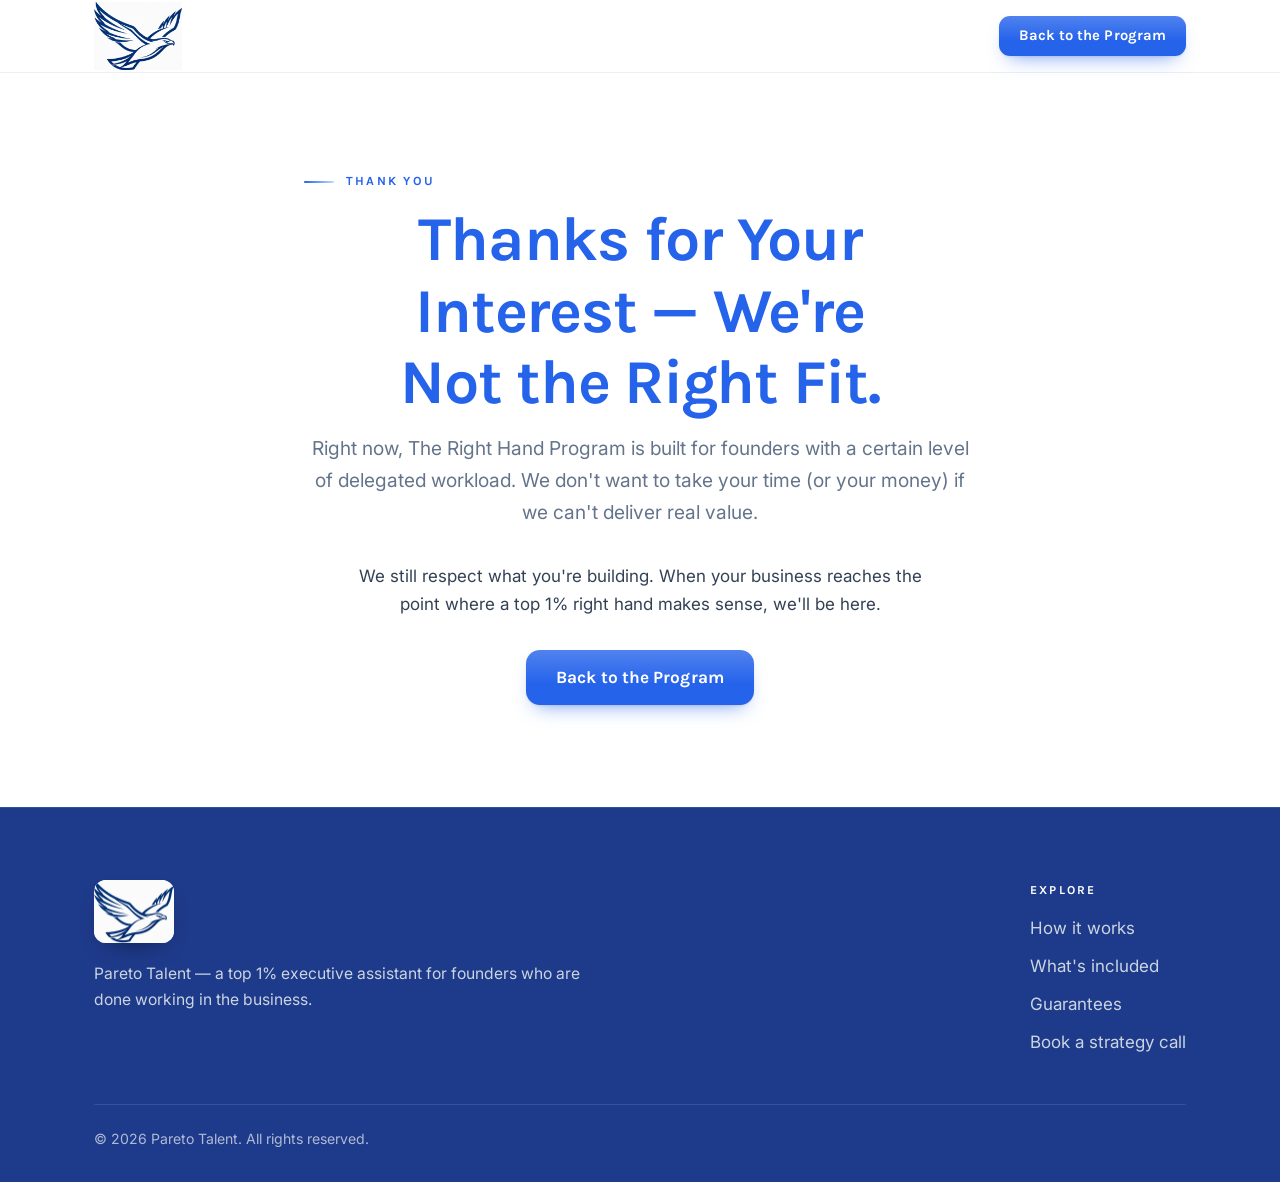
<file: site/not-a-fit.html>
<!DOCTYPE html>
<html lang="en">
<head>
  <meta charset="utf-8">
  <meta name="viewport" content="width=device-width, initial-scale=1">
  <title>Not a Fit — The Right Hand Program</title>
  <meta name="description" content="Thank you for your interest in Pareto Talent.">
  <meta name="theme-color" content="#1E3A8A">
  <meta name="robots" content="noindex">

  <link rel="icon" type="image/png" href="assets/favicon.png">
  <link rel="apple-touch-icon" href="assets/favicon.png">

  <link rel="preconnect" href="https://fonts.googleapis.com">
  <link rel="preconnect" href="https://fonts.gstatic.com" crossorigin>
  <link rel="stylesheet" href="https://fonts.googleapis.com/css2?family=Inter:wght@400&family=Karla:wght@700&display=swap">

  <link rel="stylesheet" href="styles.css">

  <script>document.documentElement.classList.add('js');</script>
</head>

<body>
  <a class="skip-link" href="#main">Skip to main content</a>

  <!-- ============================ NAVBAR ============================ -->
  <header class="navbar" id="navbar">
    <div class="container navbar__inner">
      <a class="navbar__brand" href="index.html" aria-label="Pareto Talent — home">
        <span class="logo-mark">
          <img src="assets/logo.png" alt="" width="1282" height="1004" decoding="async">
        </span>
      </a>
      <a class="btn btn--primary btn--sm" href="index.html">Back to the Program</a>
    </div>
  </header>

  <main id="main">

    <!-- ====================== NOT A FIT PAGE ====================== -->
    <section class="section not-a-fit" id="not-a-fit" aria-labelledby="naf-title">
      <div class="container not-a-fit__inner">
        <p class="kicker reveal">Thank You</p>
        <h1 id="naf-title" class="section__title reveal">Thanks for Your Interest — We're Not the Right Fit.</h1>
        <p class="lead reveal">
          Right now, The Right Hand Program is built for founders with a certain level of
          delegated workload. We don't want to take your time (or your money) if we can't
          deliver real value.
        </p>
        <p class="reveal">
          We still respect what you're building. When your business reaches the point where
          a top 1% right hand makes sense, we'll be here.
        </p>
        <a class="btn btn--primary btn--lg reveal" href="index.html">Back to the Program</a>
      </div>
    </section>

  </main>

  <!-- ============================ FOOTER ============================ -->
  <footer class="footer">
    <div class="container footer__inner">
      <div class="footer__top">
        <div class="footer__brand">
          <span class="logo-mark logo-mark--chip">
            <img src="assets/logo.png" alt="" width="1282" height="1004" loading="lazy" decoding="async">
          </span>
          <p class="footer__tagline">Pareto Talent — a top 1% executive assistant for founders who are done working in the business.</p>
        </div>
        <nav class="footer__nav" aria-label="Footer navigation">
          <p class="footer__navTitle">Explore</p>
          <ul class="footer__links">
            <li><a href="index.html#how-it-works">How it works</a></li>
            <li><a href="index.html#offer">What's included</a></li>
            <li><a href="index.html#guarantees">Guarantees</a></li>
            <li><a href="book.html">Book a strategy call</a></li>
          </ul>
        </nav>
      </div>
      <div class="footer__bottom">
        <p class="footer__copy">&copy; <span id="year">2026</span> Pareto Talent. All rights reserved.</p>
      </div>
    </div>
  </footer>

  <script src="script.js" defer></script>
</body>
</html>
</file>
<file: site/styles.css>
/* ==========================================================================
   Pareto Talent — Right Hand Program landing page
   Pure CSS, no build step. Palette follows the 60-30-10 rule:
     White  #FFFFFF  60%  background (dominant)
     Blue   #2563EB  30%  CTAs + section headings
     Gray   #64748B  10%  secondary text
     Navy   #1E3A8A       footer + accents
     Green  #059669       micro-checkmarks in Benefits ONLY
   ========================================================================== */

/* ------------------------------- Tokens ---------------------------------- */
:root {
  --white:  #FFFFFF;
  --blue:   #2563EB;
  --navy:   #1E3A8A;
  --gray:   #64748B;
  --green:  #059669;

  /* Supporting tints of the same hues (no new colors introduced) */
  --navy-deep: #172554;
  --blue-50:   #EFF6FF;
  --blue-100:  #DBEAFE;
  --blue-200:  #BFDBFE;
  --blue-300:  #93C5FD;   /* ambient glow only */
  --blue-400:  #60A5FA;   /* ambient glow only */
  --border:    #E2E8F0;
  --surface:   #F8FAFC;
  --on-navy:   #CBD5E1;

  /* Hairline: gray at ~18% alpha, per the card spec */
  --line:      rgba(100, 116, 139, .18);
  --line-soft: rgba(100, 116, 139, .12);
  --ink:       #0F172A;
  --ink-soft:  #334155;

  --font-head: 'Karla', system-ui, -apple-system, 'Segoe UI', sans-serif;
  --font-body: 'Inter', system-ui, -apple-system, 'Segoe UI', sans-serif;

  --container: 1140px;
  --radius: 12px;      /* rounded-lg chips */
  --radius-lg: 16px;   /* cards + media frames */
  --radius-btn: 14px;  /* rounded-xl CTAs */

  --shadow-sm: 0 1px 2px rgba(15, 23, 42, .06);
  --shadow-md: 0 10px 25px -12px rgba(30, 58, 138, .18);
  --shadow-lg: 0 24px 48px -24px rgba(30, 58, 138, .28);
  /* Two layers so hover reads as a soft, deliberate lift */
  --shadow-hover: 0 1px 2px rgba(15, 23, 42, .05),
                  0 14px 30px -14px rgba(30, 58, 138, .26);

  /* Inner highlight: white sheen over the SAME brand blue, so no new hue */
  --sheen: linear-gradient(180deg, rgba(255, 255, 255, .20) 0%, rgba(255, 255, 255, 0) 62%);

  --ease: cubic-bezier(.4, 0, .2, 1);
  --t-fast: .18s;   /* micro-interactions */
  --t-base: .26s;   /* hover / lift */
  --t-soft: .45s;   /* reveals + image zoom, all under 0.6s */
  --nav-h: 72px;
}

/* -------------------------------- Reset ---------------------------------- */
*,
*::before,
*::after { box-sizing: border-box; }

html {
  scroll-behavior: smooth;
  scroll-padding-top: calc(var(--nav-h) + 16px);
  -webkit-text-size-adjust: 100%;
  scrollbar-width: thin;
  scrollbar-color: var(--blue-200) var(--surface);
}

body {
  margin: 0;
  background: var(--white);
  color: var(--gray);
  font-family: var(--font-body);
  font-size: 17px;
  line-height: 1.65;
  -webkit-font-smoothing: antialiased;
  -moz-osx-font-smoothing: grayscale;
}

img { max-width: 100%; height: auto; display: block; }

h1, h2, h3 {
  font-family: var(--font-head);
  font-weight: 700;
  color: var(--blue);
  line-height: 1.15;
  letter-spacing: -.02em;
  margin: 0 0 .5em;
  text-wrap: balance;
}

h1 { font-size: clamp(2.4rem, 5.4vw, 3.9rem); }
h2 { font-size: clamp(1.75rem, 3.4vw, 2.6rem); }
h3 { font-size: 1.15rem; color: var(--ink); letter-spacing: -.01em; }

p  { margin: 0 0 1.15em; }
p:last-child { margin-bottom: 0; }

a { color: var(--blue); }

strong { color: var(--ink); font-weight: 400; }

::selection { background: var(--blue-100); color: var(--navy); }

:focus-visible {
  outline: 3px solid var(--blue);
  outline-offset: 3px;
  border-radius: 4px;
}

::-webkit-scrollbar { width: 11px; height: 11px; }
::-webkit-scrollbar-track { background: var(--surface); }
::-webkit-scrollbar-thumb {
  background: var(--blue-200);
  border: 3px solid var(--surface);
  border-radius: 999px;
  transition: background-color var(--t-fast) var(--ease);
}
::-webkit-scrollbar-thumb:hover { background: var(--blue); }

/* Single headline word gets a blue -> navy gradient. Flat blue if the browser
   cannot clip the background to the glyphs, so the word is never lost. */
.grad {
  background-image: linear-gradient(100deg, var(--blue) 0%, var(--navy) 100%);
  -webkit-background-clip: text;
  background-clip: text;
  color: transparent;
  -webkit-text-fill-color: transparent;
}
@supports not ((-webkit-background-clip: text) or (background-clip: text)) {
  .grad { color: var(--blue); -webkit-text-fill-color: currentColor; }
}

.lead { font-size: clamp(1.05rem, 1.5vw, 1.2rem); color: var(--gray); max-width: 56ch; }

.skip-link {
  position: absolute;
  left: -9999px;
  top: 0;
  z-index: 100;
  background: var(--blue);
  color: var(--white);
  padding: .75rem 1.25rem;
  border-radius: 0 0 var(--radius) 0;
  font-family: var(--font-head);
  text-decoration: none;
}
.skip-link:focus { left: 0; }
/* The default ring is brand blue, which vanishes on this blue plate */
.skip-link:focus-visible { outline-color: var(--white); }

/* ------------------------------- Layout ---------------------------------- */
.container {
  width: 100%;
  max-width: var(--container);
  margin-inline: auto;
  padding-inline: 24px;
}

.section { padding: clamp(64px, 8vw, 112px) 0; }
.section--tint { background: var(--surface); }

/* Soft wash so the hero does not read as a flat white block.
   position + overflow are load-bearing for the ambient glows below. */
.hero {
  position: relative;
  overflow: hidden;
  background:
    radial-gradient(120% 80% at 78% 12%, var(--blue-50) 0%, rgba(255, 255, 255, 0) 62%),
    linear-gradient(180deg, var(--white) 0%, var(--blue-50) 130%);
}

.section__title {
  max-width: 34ch;
  margin-bottom: clamp(32px, 4vw, 52px);
}

/* Uppercase kicker above a section title, led by a short blue rule */
.kicker {
  display: flex;
  align-items: center;
  gap: 12px;
  margin: 0 0 16px;
  font-family: var(--font-head);
  font-size: .78rem;
  font-weight: 700;
  line-height: 1;
  letter-spacing: .18em;
  text-transform: uppercase;
  color: var(--blue);
}
.kicker::before {
  content: "";
  flex: none;
  width: 30px;
  height: 2px;
  border-radius: 2px;
  background: linear-gradient(90deg, var(--blue) 0%, var(--blue-200) 100%);
}

/* ------------------------------- Buttons --------------------------------- */
.btn {
  --btn-bg: var(--blue);
  --btn-fg: var(--white);
  position: relative;
  display: inline-flex;
  align-items: center;
  justify-content: center;
  gap: .5rem;
  padding: .95rem 1.75rem;
  border: 0;
  border-radius: var(--radius-btn);
  background-color: var(--btn-bg);
  background-image: var(--sheen);
  color: var(--btn-fg);
  font-family: var(--font-head);
  font-size: 1rem;
  font-weight: 700;
  line-height: 1.2;
  letter-spacing: .005em;
  text-align: center;
  text-decoration: none;
  cursor: pointer;
  /* Never let a long CTA push past its container: under ~340px the label wraps
     to two lines instead of producing a horizontal scrollbar. */
  max-width: 100%;
  box-shadow: 0 10px 20px -10px rgba(37, 99, 235, .65),
              0 1px 2px rgba(15, 23, 42, .08);
  transition: background-color var(--t-base) var(--ease),
              color var(--t-base) var(--ease),
              box-shadow var(--t-base) var(--ease),
              transform var(--t-base) var(--ease);
}
.btn:hover { transform: translateY(-2px); }
.btn:active { transform: translateY(0); }

/* Brand rule: every CTA stays deep blue #2563EB and only deepens on hover. */
.btn--primary { --btn-bg: var(--blue); --btn-fg: var(--white); }
.btn--primary:hover,
.btn--primary:focus-visible {
  --btn-bg: var(--navy);
  box-shadow: 0 18px 30px -12px rgba(30, 58, 138, .7),
              0 2px 4px rgba(15, 23, 42, .1);
}

/* Fluid so the label keeps its measure on a 390px screen and on a 1440 one */
.btn--lg { padding: 1.05rem 1.9rem; font-size: clamp(1rem, 1.7vw, 1.08rem); }
.btn--sm { padding: .7rem 1.25rem; font-size: .92rem; border-radius: 11px; }

/* Ghost variant for secondary actions on a light band */
.btn--ghost {
  --btn-bg: transparent;
  --btn-fg: var(--blue);
  box-shadow: inset 0 0 0 1.5px var(--blue-200);
}
.btn--ghost:hover { --btn-bg: var(--blue-50); --btn-fg: var(--navy); }

/* Focus rings must stay visible on the surface the button sits on */
.btn:focus-visible { outline-color: var(--navy); outline-offset: 3px; }

/* ------------------------------- Navbar ---------------------------------- */
.navbar {
  position: sticky;
  top: 0;
  z-index: 60;
  background: rgba(255, 255, 255, .82);
  -webkit-backdrop-filter: saturate(180%) blur(14px);
  backdrop-filter: saturate(180%) blur(14px);
  border-bottom: 1px solid var(--line-soft);
  transition: background-color var(--t-base) var(--ease),
              border-color var(--t-base) var(--ease),
              box-shadow var(--t-base) var(--ease);
}
.navbar.is-stuck {
  background: rgba(255, 255, 255, .94);
  border-bottom-color: var(--line);
  box-shadow: 0 1px 2px rgba(15, 23, 42, .04),
              0 10px 24px -18px rgba(30, 58, 138, .3);
}

.navbar__inner {
  min-height: var(--nav-h);
  display: flex;
  align-items: center;
  justify-content: space-between;
  gap: 1rem;
}

.navbar__brand {
  display: inline-flex;
  align-items: center;
  border-radius: 8px;
  transition: opacity var(--t-fast) var(--ease), transform var(--t-fast) var(--ease);
}
.navbar__brand:hover { opacity: .88; }
.navbar__brand:active { transform: scale(.985); }

/* Reading progress: transform-only so it never triggers layout */
.progress {
  position: absolute;
  left: 0;
  right: 0;
  bottom: -1px;
  height: 2px;
  pointer-events: none;
  overflow: hidden;
}
.progress__bar {
  display: block;
  height: 100%;
  width: 100%;
  transform: scaleX(0);
  transform-origin: 0 50%;
  background: linear-gradient(90deg, var(--blue) 0%, var(--navy) 100%);
  transition: transform .12s linear;
}

/* Trims the empty canvas of the AI-generated logo.png (see index.html comment).
   The mark is 1282x1004 (1.28:1), so width is sized to fit the 72px navbar.

   IMPORTANT: these offsets are coupled to the exact canvas of assets/logo.png.
   If logo.png is ever re-exported, trimmed, or resized, update them — or drop
   this wrapper entirely and size the <img> directly. */
.logo-mark {
  position: relative;
  display: block;
  width: 88px;
  aspect-ratio: 1282 / 1004;
  overflow: hidden;
  flex: none;
}
.logo-mark > img {
  position: absolute;
  left: -54.524%;   /* 699 / 1282 of the mark width  */
  top: -21.43%;     /* 215 / 1004 of the mark height */
  width: 209.672%;  /* 2688 / 1282 of the mark width */
  max-width: none;
  height: auto;
}

/* On navy the eagle is deep blue, so it sits on a white chip for contrast */
.logo-mark--chip {
  width: 80px;
  padding: 10px 16px;
  background: var(--white);
  border-radius: 12px;
  box-shadow: 0 10px 26px -16px rgba(0, 0, 0, .8);
}

/* --------------------------------- Hero ---------------------------------- */
/* .hero itself is positioned and clipped in the Layout block above, so the
   ambient glows can bleed off the edges without spilling into the band below. */
/* The glows are z-index 0, so the content column has to be lifted above them. */
.hero > .container { position: relative; z-index: 1; }

.hero__grid {
  display: grid;
  grid-template-columns: 1.05fr .95fr;
  align-items: center;
  gap: clamp(32px, 5vw, 72px);
}

/* Primary CTA + optional ghost action, side by side on desktop, wrapped below. */
.hero__actions {
  display: flex;
  flex-wrap: wrap;
  align-items: center;
  gap: 14px 16px;
}

/* ------------------------- Ambient motion (hero) ------------------------- */
/* Two soft brand-blue glows, each a span that only exists to be animated.

   The drift lives on ::before and the (optional) pointer parallax writes to
   the span's own transform. Keeping them on two different elements is
   deliberate: a CSS animation outranks a normal inline style in the cascade,
   so if both targeted the same property the JS would silently do nothing. */
.hero__glow {
  position: absolute;
  z-index: 0;
  border-radius: 50%;
  /* Hard cap: the brief allows ambient colour at less than 25% opacity. */
  opacity: .22;
  filter: blur(64px);
  pointer-events: none;
  will-change: transform;
}
.hero__glow::before {
  content: "";
  position: absolute;
  inset: 0;
  border-radius: inherit;
  background: radial-gradient(circle at 44% 40%, rgba(37, 99, 235, .9), rgba(37, 99, 235, 0) 68%);
  animation: glow-drift-a 26s ease-in-out infinite;
}
.hero__glow--a {
  top: -18%;
  right: -6%;
  width: min(52%, 520px);
  aspect-ratio: 1;
}
.hero__glow--b {
  bottom: -24%;
  left: -9%;
  width: min(46%, 460px);
  aspect-ratio: 1;
  opacity: .18;
  filter: blur(76px);
}
.hero__glow--b::before {
  background: radial-gradient(circle at 52% 46%, rgba(147, 197, 253, .95), rgba(147, 197, 253, 0) 66%);
  animation-name: glow-drift-b;
  animation-duration: 34s;
}

/* translate + scale only: both run on the compositor, so the main thread
   never sees a layout or paint per frame. */
@keyframes glow-drift-a {
  0%   { transform: translate3d(0, 0, 0) scale(1); }
  50%  { transform: translate3d(-3.5%, 4%, 0) scale(1.09); }
  100% { transform: translate3d(1.5%, -2.5%, 0) scale(1.02); }
}
@keyframes glow-drift-b {
  0%   { transform: translate3d(0, 0, 0) scale(1); }
  50%  { transform: translate3d(3%, -4.5%, 0) scale(1.12); }
  100% { transform: translate3d(-2%, 2%, 0) scale(1.03); }
}

.hero__media {
  position: relative;
  isolation: isolate;
  display: flex;
  justify-content: center;
}
.hero__portrait {
  position: relative;
  z-index: 1;
  width: 100%;
  max-width: 460px;
}
/* founder.png already has a white studio background, so the shape peeks out
   from behind the portrait instead of framing it in a visible white box.
   It is therefore deliberately NOT inside a .media frame. */
.hero__blob {
  position: absolute;
  z-index: 0;
  inset: 5% 2% 0 6%;
  background: radial-gradient(circle at 32% 28%, var(--blue-100), var(--blue-50) 62%, #FFFFFF 88%);
  border-radius: 46% 54% 58% 42% / 52% 44% 56% 48%;
}
.hero__blob::after {
  content: "";
  position: absolute;
  inset: 10% 12% 14% 6%;
  border: 1.5px solid var(--blue-200);
  border-radius: inherit;
  opacity: .75;
}

/* ----------------------------- Social proof ------------------------------ */
.stats {
  list-style: none;
  margin: 0 0 clamp(40px, 5vw, 64px);
  padding: clamp(24px, 3vw, 34px) 0;
  display: grid;
  grid-template-columns: repeat(5, 1fr);
  gap: 20px;
  background: var(--white);
  border: 1px solid var(--line);
  border-radius: var(--radius-lg);
  box-shadow: var(--shadow-sm);
}

.stat { text-align: center; padding-inline: 6px; }
.stat + .stat { border-left: 1px solid var(--line); }

.stat__value {
  display: block;
  font-family: var(--font-head);
  font-weight: 700;
  font-size: clamp(1.6rem, 3vw, 2.15rem);
  line-height: 1.1;
  color: var(--blue);
  letter-spacing: -.02em;
}
.stat__label {
  display: block;
  margin-top: .3rem;
  font-size: .85rem;
  line-height: 1.4;
  color: var(--gray);
}

.testimonials {
  display: grid;
  grid-template-columns: repeat(2, 1fr);
  gap: 22px;
}

/* -------------------------------- Cards ---------------------------------- */
/* One card language everywhere: hairline border, 16px radius, white ground */
.card {
  position: relative;
  background: var(--white);
  border: 1px solid var(--line);
  border-radius: var(--radius-lg);
  padding: clamp(24px, 3vw, 32px);
  box-shadow: var(--shadow-sm);
  transition: transform var(--t-base) var(--ease),
              box-shadow var(--t-base) var(--ease),
              border-color var(--t-base) var(--ease);
}
.card:hover {
  transform: translateY(-3px);
  box-shadow: var(--shadow-hover);
  border-color: var(--blue-200);
}

/* Icon + number row shared by the step cards */
.card__head {
  display: flex;
  align-items: center;
  justify-content: space-between;
  gap: 12px;
  margin-bottom: 18px;
}

.card--quote p { font-size: 1.02rem; color: var(--ink-soft); }
.card--quote blockquote { margin: 0; }
.card--quote figcaption {
  margin-top: 18px;
  padding-top: 14px;
  border-top: 1px solid var(--line-soft);
  font-family: var(--font-head);
  font-size: .92rem;
  color: var(--blue);
}

/* ------------------------------ Split rows -------------------------------- */
.split {
  display: grid;
  grid-template-columns: 1.1fr .9fr;
  align-items: center;
  gap: clamp(32px, 5vw, 72px);
}
.split--reverse .split__copy { order: 2; }
.split--reverse .split__media { order: 1; }

.split__copy p { max-width: 60ch; }

/* ---------------------------- Media treatment ----------------------------- */
/* Shared frame for every photograph: fixed aspect ratio, cover, rounded
   corners, soft shadow, and a restrained zoom on hover. The aspect ratio
   plus object-position on .media img decides the crop (see index.html). */
.media {
  position: relative;
  overflow: hidden;
  border-radius: var(--radius-lg);
  background: var(--surface);
  box-shadow: var(--shadow-lg);
}
.media img {
  width: 100%;
  height: 100%;
  object-fit: cover;
  transition: transform var(--t-soft) var(--ease);
}
.media:hover img { transform: scale(1.04); }

.split__media { aspect-ratio: 4 / 5; }
.split__media img          { object-position: center 30%; }
.split--reverse .split__media img { object-position: center 35%; }

/* photo-lifestyle.jpg is a 4000x6000 portrait. Measured with a face detector:
   the subject's crown sits at 35.3% of the image height. A 4/3 frame left
   45% dead background above the head, which is what read as "awkwardly
   cropped". A 1/1 frame shifted to 75% puts the crown ~15% from the top and
   trims the empty upper third, without ever clipping the head. */
.final-cta__media { aspect-ratio: 1 / 1; }
.final-cta__media img { object-position: center 75%; }

/* ----------------------------- How it works ------------------------------- */
.steps {
  list-style: none;
  margin: 0;
  padding: 0;
  display: grid;
  grid-template-columns: repeat(4, 1fr);
  gap: 22px;
}

/* Progressive hover: steps highlight one-by-one from the first card, only
   while the whole list is hovered. Each card keeps its own hover too, so a
   single card still responds instantly. */
.steps:hover .card { transition-delay: 0s; }
.steps:hover .card:nth-child(1) { transition-delay: 0s; }
.steps:hover .card:nth-child(2) { transition-delay: 60ms; }
.steps:hover .card:nth-child(3) { transition-delay: 120ms; }
.steps:hover .card:nth-child(4) { transition-delay: 180ms; }
.steps:hover .card:nth-child(5) { transition-delay: 240ms; }

.icon-badge {
  display: inline-flex;
  align-items: center;
  justify-content: center;
  width: 52px;
  height: 52px;
  flex: none;
  background: var(--blue-50);
  color: var(--blue);
  border: 1px solid var(--blue-100);
  border-radius: var(--radius);
  transition: background-color var(--t-base) var(--ease),
              border-color var(--t-base) var(--ease),
              color var(--t-base) var(--ease),
              transform var(--t-base) var(--ease);
}
.icon-badge svg { width: 26px; height: 26px; stroke-width: 2; }
.card--step:hover .icon-badge,
.card--guarantee:hover .icon-badge {
  background: var(--blue);
  border-color: var(--blue);
  color: var(--white);
  transform: scale(1.04);
}

/* Step number: navy disc, white numeral. The old treatment was #EFF6FF on
   white — a measured 1.09:1 contrast, i.e. effectively invisible. This is
   10.4:1 and reads at a glance. */
.step__num {
  display: inline-flex;
  align-items: center;
  justify-content: center;
  flex: none;
  width: 52px;
  height: 52px;
  border-radius: 50%;
  background: var(--navy);
  color: var(--white);
  font-family: var(--font-head);
  font-weight: 700;
  font-size: 1.35rem;
  line-height: 1;
  letter-spacing: .02em;
  box-shadow: 0 8px 18px -10px rgba(30, 58, 138, .85),
              inset 0 0 0 1px rgba(255, 255, 255, .14);
  transition: background-color var(--t-base) var(--ease),
              transform var(--t-base) var(--ease),
              box-shadow var(--t-base) var(--ease);
}
.card--step:hover .step__num {
  background: var(--blue);
  transform: scale(1.04);
  box-shadow: 0 10px 22px -10px rgba(37, 99, 235, .9),
              inset 0 0 0 1px rgba(255, 255, 255, .18);
}

.card--step h3 { margin-bottom: .4rem; }
.card--step p  { font-size: .97rem; }

/* ----------------------------- Trust note --------------------------------- */
/* Micro-line under the hero CTA: lowers the anxiety that kills conversions
   ("Is this a trap?"). Kept small, gray, and quiet so the button leads. */
.trust-note {
  margin: 14px 0 0;
  font-size: .9rem;
  color: var(--ink-soft);
}

/* ------------------------------- Benefits --------------------------------- */
.checks {
  list-style: none;
  margin: 0 0 28px;
  padding: 0;
  display: grid;
  gap: 14px;
}
.checks li {
  display: flex;
  align-items: flex-start;
  gap: 14px;
  padding: 15px 18px;
  background: var(--surface);
  border: 1px solid var(--line);
  border-radius: var(--radius);
  transition: transform var(--t-base) var(--ease),
              box-shadow var(--t-base) var(--ease),
              background-color var(--t-base) var(--ease),
              border-color var(--t-base) var(--ease);
}
.checks li:hover {
  transform: translateY(-2px);
  background: var(--white);
  border-color: var(--blue-200);
  box-shadow: var(--shadow-hover);
}
/* Green is used for the checkmarks only */
.checks svg {
  flex: none;
  width: 22px;
  height: 22px;
  margin-top: 2px;
  color: var(--green);
  stroke-width: 3;
}
.checks strong { color: var(--ink); }

.closing-line {
  margin: 0;
  padding-left: 18px;
  border-left: 3px solid var(--blue);
  font-size: 1.05rem;
  color: var(--ink-soft);
}
.closing-line--center {
  border-left: 0;
  border-top: 3px solid var(--blue-200);
  padding: 26px 0 0;
  margin-top: clamp(36px, 4vw, 52px);
  text-align: center;
  font-family: var(--font-head);
  font-size: clamp(1.1rem, 2vw, 1.35rem);
  color: var(--navy);
}

/* -------------------------------- Offer ----------------------------------- */
/* Each line is its own card so the icon chip can anchor the left edge. The
   list is no longer a card itself — no more border-inside-border. */
.offer {
  list-style: none;
  margin: 0 0 clamp(32px, 4vw, 44px);
  padding: 0;
  display: grid;
  gap: 14px;
}

.offer__item {
  display: flex;
  align-items: flex-start;
  gap: 20px;
  padding: 20px 24px;
  background: var(--white);
  border: 1px solid var(--line);
  border-radius: var(--radius-lg);
  box-shadow: var(--shadow-sm);
  transition: transform var(--t-base) var(--ease),
              box-shadow var(--t-base) var(--ease),
              border-color var(--t-base) var(--ease);
}
.offer__item:hover {
  transform: translateY(-3px);
  border-color: var(--blue-200);
  box-shadow: var(--shadow-hover);
}

/* 48px soft-blue chip, deep blue icon, hard left of the copy */
.offer__icon {
  display: inline-flex;
  align-items: center;
  justify-content: center;
  flex: none;
  width: 48px;
  height: 48px;
  border-radius: var(--radius);
  background: var(--blue-50);
  border: 1px solid var(--blue-100);
  color: var(--blue);
  transition: background-color var(--t-base) var(--ease),
              border-color var(--t-base) var(--ease),
              color var(--t-base) var(--ease),
              transform var(--t-base) var(--ease);
}
.offer__icon svg { width: 24px; height: 24px; stroke-width: 2; }
.offer__item:hover .offer__icon {
  background: var(--blue);
  border-color: var(--blue);
  color: var(--white);
  transform: scale(1.04);
}

/* min-width: 0 lets the copy shrink below its min-content size inside the
   flex row, which is what keeps a long line from widening the card. */
.offer__item p { margin: 0; font-size: 1rem; min-width: 0; }
.offer__item strong { color: var(--blue); font-weight: 400; }

.pricing {
  padding: clamp(26px, 3.4vw, 40px);
  background: var(--navy);
  color: var(--white);
  border-radius: var(--radius-lg);
  box-shadow: var(--shadow-lg);
  text-align: center;
}
.pricing p { margin: 0; font-size: clamp(1.05rem, 1.7vw, 1.25rem); line-height: 1.6; }
.pricing strong { color: var(--white); font-family: var(--font-head); font-weight: 700; }

/* Secondary action under the pricing card: opens the details dialog */
.offer__more { margin: 22px 0 0; text-align: center; }

/* ------------------------------ Guarantees -------------------------------- */
.guarantees__grid {
  display: grid;
  grid-template-columns: repeat(3, 1fr);
  gap: 22px;
}
.card--guarantee .icon-badge { margin-bottom: 18px; }
.card--guarantee h3 { margin-bottom: .45rem; }
.card--guarantee p  { font-size: 1rem; }

/* ------------------------------- Final CTA -------------------------------- */
.final-cta {
  /* Vertical on purpose: the gradient must reach --navy across the ENTIRE bottom
     edge, otherwise the darker left corner leaves a visible step where the
     flat brand-navy footer begins. */
  background: linear-gradient(to bottom, var(--navy-deep) 0%, var(--navy) 100%);
  color: var(--on-navy);
  /* Clipping + stacking context for the slow navy glow below. */
  position: relative;
  overflow: hidden;
  isolation: isolate;
}

/* One very slow, very soft light bloom drifting across the navy. Painted
   under the content (z-index 0 vs the grid at 1), transform + opacity only,
   and capped at a low opacity so the band still reads as flat brand navy. */
.final-cta::before {
  content: "";
  position: absolute;
  z-index: 0;
  inset: -18% -8%;
  background:
    radial-gradient(38% 46% at 20% 26%, rgba(96, 165, 250, .40), rgba(96, 165, 250, 0) 70%),
    radial-gradient(34% 42% at 84% 76%, rgba(37, 99, 235, .55), rgba(37, 99, 235, 0) 72%);
  filter: blur(12px);
  opacity: .3;
  pointer-events: none;
  will-change: transform, opacity;
  animation: cta-breathe 22s ease-in-out infinite;
}
.final-cta__grid { position: relative; z-index: 1; }

@keyframes cta-breathe {
  0%, 100% { transform: translate3d(0, 0, 0) scale(1); opacity: .26; }
  50%      { transform: translate3d(-2.5%, 2.5%, 0) scale(1.08); opacity: .42; }
}

.final-cta h2 { color: var(--white); max-width: 18ch; }
.final-cta p  { font-size: clamp(1.02rem, 1.6vw, 1.18rem); margin-bottom: 30px; }

/* On the navy band a hover shift to navy would be invisible, so the CTA
   inverts to white instead. The lift and growing shadow are unchanged. */
.final-cta .btn { --btn-bg: var(--blue); --btn-fg: var(--white); }
.final-cta .btn:hover,
.final-cta .btn:focus-visible {
  --btn-bg: var(--white);
  --btn-fg: var(--navy);
  background-image: var(--sheen);
  box-shadow: 0 18px 34px -14px rgba(0, 0, 0, .7);
}
.final-cta .btn:focus-visible { outline-color: var(--white); }

/* The GoHighLevel qualifier form sits below the two-column pitch, full width
   on its own white card. The widget controls its own height via the embed
   data-height; the wrapper just surfaces it. */
.final-cta__form {
  position: relative;
  z-index: 1;
  margin-top: clamp(30px, 4vw, 44px);
  border-radius: var(--radius);
  background: var(--white);
  box-shadow: 0 30px 60px -30px rgba(0, 0, 0, .55);
  overflow: hidden;
}
.final-cta__form iframe { display: block; min-height: 750px; }

.final-cta__grid {
  /* position/z-index (above) lifts the content over the ::before glow. */
  display: grid;
  grid-template-columns: 1.1fr .9fr;
  align-items: center;
  gap: clamp(32px, 5vw, 68px);
}
.final-cta__media { box-shadow: 0 30px 60px -30px rgba(0, 0, 0, .8); }

/* ------------------------------ Standalone pages -------------------------- */
/* book.html and not-a-fit.html share the brand chrome (navbar + footer) and
   only swap the main section. Both are noindex landing destinations from the
   GoHighLevel form's conditional logic. */

.book-page__inner,
.not-a-fit__inner {
  max-width: 720px;
  margin-inline: auto;
  text-align: center;
}

.book-page .section__title,
.not-a-fit .section__title { margin-bottom: 14px; }

.book-page .lead,
.not-a-fit .lead {
  max-width: 56ch;
  margin-inline: auto;
  margin-bottom: 34px;
}

/* The GoHighLevel booking widget renders its own calendar; give it a card
   so it sits on the page instead of floating bare. The iframe grows with the
   widget, so no fixed height is forced here. */
.book-page__calendar {
  margin-bottom: 26px;
  border-radius: var(--radius);
  border: 1px solid var(--line-soft);
  background: var(--white);
  box-shadow: 0 24px 50px -30px rgba(15, 23, 42, .35);
  overflow: hidden;
}
.book-page__calendar iframe { display: block; min-height: 640px; }

.not-a-fit h1 { max-width: 20ch; margin-inline: auto; }
.not-a-fit .lead + p {
  margin: 0 auto 32px;
  max-width: 52ch;
  color: var(--ink-soft);
}

/* -------------------------------- Modal ---------------------------------- */
/* One dialog, opened by the hero ghost action or "See full program details".
   The markup ships hidden and script.js clones the offer list into
   .modal__body on first open, so nothing here duplicates the offer copy. */
.modal {
  position: fixed;
  inset: 0;
  z-index: 90;
  display: grid;
  place-items: center;
  padding: clamp(12px, 3vw, 28px);
}
.modal[hidden] { display: none; }

.modal__overlay {
  position: absolute;
  inset: 0;
  background: rgba(15, 23, 42, .55);
  -webkit-backdrop-filter: blur(3px);
  backdrop-filter: blur(3px);
  opacity: 0;
  transition: opacity var(--t-base) var(--ease);
}

/* Flex column so the body scrolls while the navy header and the CTA stay put.
   min-height: 0 is required for a flex child to be allowed to overflow. */
.modal__dialog {
  position: relative;
  width: 100%;
  max-width: 620px;
  max-height: 86vh;
  max-height: 86dvh;
  display: flex;
  flex-direction: column;
  background: var(--white);
  border-radius: var(--radius-lg);
  box-shadow: 0 40px 80px -30px rgba(15, 23, 42, .55);
  opacity: 0;
  transform: translateY(14px) scale(.985);
  transition: opacity var(--t-base) var(--ease),
              transform var(--t-base) var(--ease);
}
.modal.is-open .modal__overlay { opacity: 1; }
.modal.is-open .modal__dialog { opacity: 1; transform: none; }
/* The dialog is focused programmatically on open, so it must not draw a ring
   for a mouse click — only for a keyboard user. */
.modal__dialog:focus { outline: none; }
.modal__dialog:focus-visible { outline: 3px solid var(--blue); outline-offset: -3px; }

.modal__head {
  flex: none;
  display: flex;
  align-items: flex-start;
  justify-content: space-between;
  gap: 16px;
  padding: clamp(20px, 3vw, 28px);
  background: linear-gradient(to bottom, var(--navy-deep) 0%, var(--navy) 100%);
  color: var(--white);
  border-radius: var(--radius-lg) var(--radius-lg) 0 0;
}
/* min-width: 0 so a long title wraps inside the header instead of pushing the
   close button off the edge of a narrow dialog. */
.modal__headText { min-width: 0; }
.modal__kicker {
  margin: 0 0 .5rem;
  font-family: var(--font-head);
  font-size: .74rem;
  font-weight: 700;
  line-height: 1;
  letter-spacing: .18em;
  text-transform: uppercase;
  color: var(--blue-200);
}
.modal__title {
  margin: 0;
  font-size: clamp(1.15rem, 2.4vw, 1.45rem);
  line-height: 1.25;
  color: var(--white);
}
.modal__close {
  flex: none;
  display: inline-flex;
  align-items: center;
  justify-content: center;
  width: 40px;
  height: 40px;
  padding: 0;
  border: 1px solid rgba(191, 219, 254, .28);
  border-radius: 10px;
  background: rgba(255, 255, 255, .08);
  color: var(--white);
  font-family: var(--font-head);
  font-size: 1.5rem;
  line-height: 1;
  cursor: pointer;
  transition: background-color var(--t-fast) var(--ease),
              border-color var(--t-fast) var(--ease);
}
.modal__close:hover {
  background: rgba(255, 255, 255, .18);
  border-color: rgba(191, 219, 254, .5);
}
/* A brand-blue ring would vanish on the navy header */
.modal__close:focus-visible { outline-color: var(--white); }

.modal__body {
  flex: 1 1 auto;
  min-height: 0;
  overflow-y: auto;
  overscroll-behavior: contain;
  padding: clamp(18px, 3vw, 26px);
  background: var(--white);
}

/* The clone reuses the offer card language, just tighter. Specificity is
   deliberately higher so these win over the page-level .offer__item rules. */
.modal__body .offer { gap: 10px; margin: 0; }
.modal__body .offer__item {
  padding: 12px 14px;
  gap: 14px;
  border-radius: var(--radius);
  background: var(--surface);
  box-shadow: none;
}
.modal__body .offer__item:hover { transform: none; box-shadow: none; }
.modal__body .offer__item p { font-size: .95rem; }
.modal__body .offer__icon { width: 38px; height: 38px; }
.modal__body .offer__icon svg { width: 20px; height: 20px; }
.modal__pricing {
  margin-top: 20px;
  padding: 20px;
  border-radius: var(--radius);
  background: var(--navy);
  text-align: center;
}
.modal__pricing p { margin: 0; font-size: .98rem; line-height: 1.55; }

.modal__foot {
  flex: none;
  display: flex;
  justify-content: center;
  padding: 0 clamp(18px, 3vw, 26px) clamp(18px, 3vw, 26px);
  padding-bottom: max(clamp(18px, 3vw, 26px), env(safe-area-inset-bottom, 0px));
  background: var(--white);
  border-top: 1px solid var(--line-soft);
}
.modal__foot .btn { width: 100%; max-width: 320px; }

/* Scroll lock while the dialog is open. The padding compensates for the
   scrollbar that disappears, so the page does not jump sideways. */
body.is-modal-open {
  overflow: hidden;
  padding-right: var(--scrollbar-gap, 0px);
}

/* -------------------------------- Footer ---------------------------------- */
.footer {
  /* Brand navy is specified for the footer band. --on-navy and white text both
     still clear AA here (6.98:1 / 10.36:1); only .footer__copy needed a nudge. */
  background: var(--navy);
  color: var(--on-navy);
  padding: clamp(48px, 6vw, 72px) 0 0;
  border-top: 1px solid rgba(191, 219, 254, .12);
}
.footer__inner { display: flex; flex-direction: column; }

.footer__top {
  display: flex;
  align-items: flex-start;
  justify-content: space-between;
  gap: clamp(28px, 5vw, 64px);
  padding-bottom: clamp(32px, 4vw, 48px);
}

.footer__brand { display: flex; flex-direction: column; gap: 18px; max-width: 46ch; }
.footer__tagline { margin: 0; font-size: .98rem; }

.footer__navTitle {
  margin: 0 0 14px;
  font-family: var(--font-head);
  font-size: .76rem;
  font-weight: 700;
  letter-spacing: .18em;
  text-transform: uppercase;
  color: var(--white);
}
.footer__links {
  list-style: none;
  margin: 0;
  padding: 0;
  display: grid;
  gap: 10px;
}
.footer__links a {
  position: relative;
  display: inline-block;
  color: var(--on-navy);
  text-decoration: none;
  transition: color var(--t-fast) var(--ease);
}
/* Underline wipes in from the left, then retreats on the way out */
.footer__links a::after {
  content: "";
  position: absolute;
  left: 0;
  right: 0;
  bottom: -3px;
  height: 1.5px;
  border-radius: 2px;
  background: var(--blue-200);
  transform: scaleX(0);
  transform-origin: 100% 50%;
  transition: transform var(--t-base) var(--ease);
}
.footer__links a:hover { color: var(--white); }
.footer__links a:hover::after,
.footer__links a:focus-visible::after { transform: scaleX(1); transform-origin: 0 50%; }

.footer__bottom {
  border-top: 1px solid rgba(191, 219, 254, .14);
  padding: 22px 0 clamp(24px, 3vw, 32px);
}
.footer__copy {
  margin: 0;
  /* .5 composites to 3.35:1 on brand navy; .65 restores 5.35:1 AA */
  color: rgba(255, 255, 255, .65);
  font-size: .88rem;
}
/* Same reason as .skip-link: a brand-blue ring would disappear on navy */
.footer :focus-visible { outline-color: var(--blue-200); }

/* ---------------------------- Scroll reveal ------------------------------- */
/* Hidden state only applies when JS is present, so a script failure or a
   no-JS client never leaves the page blank.

   :where() is load-bearing here. Wrapping the base rule in :where() drops it
   to zero specificity, so a component's own hover state (e.g. `.card:hover`,
   0,2,0) can still own `transform` on the same element. With a plain `.js
   .reveal.is-visible` the reset won on specificity and silently killed every
   hover lift on a revealed card. Only `.is-visible` sits outside :where(), so
   the reset still outranks the hidden state. */
:where(.js) :where(.reveal) {
  opacity: 0;
  transform: translateY(16px);
  transition: opacity var(--t-soft) var(--ease), transform var(--t-soft) var(--ease);
  transition-delay: var(--reveal-delay, 0ms);
}
:where(.js) :where(.reveal).is-visible { opacity: 1; transform: none; }

/* ------------------------------ Responsive ------------------------------- */
@media (max-width: 1024px) {
  .steps { grid-template-columns: repeat(2, 1fr); }
  .stats { grid-template-columns: repeat(3, 1fr); row-gap: 28px; }
  .stat:nth-child(4) { border-left: 0; }
  .hero__grid { grid-template-columns: 1fr; }
  .hero__media { order: -1; }
  .hero__blob { inset: 4% 10% 2% 10%; }
}

@media (max-width: 860px) {
  .split,
  .split--reverse,
  .final-cta__grid {
    grid-template-columns: 1fr;
  }
  .split--reverse .split__copy,
  .split--reverse .split__media { order: initial; }
  .guarantees__grid { grid-template-columns: 1fr; }
  .final-cta__media { order: -1; }
  /* A square is already the friendliest shape once the column is full width */
  .footer__top { flex-direction: column; gap: 32px; }
}

@media (max-width: 640px) {
  body { font-size: 16px; }
  .testimonials { grid-template-columns: 1fr; }
  .stats { grid-template-columns: repeat(2, 1fr); }
  .stat:nth-child(odd) { border-left: 0; }
  /* The 3-column rule above still applies here (max-width queries stack), and
     it strips the divider from the 4th stat. At two columns that stat is the
     right-hand cell again, so it needs its divider back. */
  .stat:nth-child(4) { border-left: 1px solid var(--line); }
  .stat:nth-child(n + 3) { border-top: 1px solid var(--border); padding-top: 20px; }
  .logo-mark { width: 72px; }
  .navbar__inner { min-height: 64px; }
  .btn--sm { padding: .62rem 1rem; font-size: .85rem; }
  .offer__item { padding: 18px; gap: 16px; }
  .offer__icon { width: 44px; height: 44px; }
  .offer__icon svg { width: 22px; height: 22px; }
  .card__head { gap: 10px; }
  .step__num { width: 46px; height: 46px; font-size: 1.2rem; }
  .icon-badge { width: 46px; height: 46px; }
  .icon-badge svg { width: 23px; height: 23px; }
  .hero__glow--a { top: -10%; right: -12%; width: min(64%, 320px); }
  .hero__glow--b { bottom: -14%; left: -14%; width: min(58%, 280px); }
}

/* Below ~430px the navbar logo plus the full CTA label stop fitting on one
   line: "Book Your Free Strategy Call" alone needs ~220px at .85rem. */
@media (max-width: 430px) {
  .navbar__inner { gap: 10px; }
  .logo-mark { width: 62px; }
  .btn--sm { padding: .58rem .8rem; font-size: .8rem; }
}

/* --------------------------- Reduced motion ------------------------------ */
@media (prefers-reduced-motion: reduce) {
  html { scroll-behavior: auto; }
  *,
  *::before,
  *::after {
    animation-duration: .01ms !important;
    animation-iteration-count: 1 !important;
    transition-duration: .01ms !important;
  }
  .js .reveal { opacity: 1; transform: none; }
  .card:hover,
  .checks li:hover,
  .offer__item:hover,
  .btn:hover { transform: none; }
  .media:hover img { transform: none; }
  .icon-badge, .step__num, .offer__icon { transform: none !important; }
  .progress__bar { transition: none; }
  /* Ambient motion is motion: switch it off outright rather than letting the
     blanket rule above freeze each keyframe on its 100% frame. */
  .hero__glow::before,
  .final-cta::before { animation: none; }
  .hero__glow { will-change: auto; }
  .modal__overlay,
  .modal__dialog { transition: none; }
}

/* ============================ 9 — SHOWCASE (Day 7) ============================
   Additive only. Every rule below is scoped to .showcase / .showcase__* classes
   that appear nowhere else in this stylesheet, so no existing rule is
   overridden and the navbar, hero, footer and GoHighLevel form embed behave
   exactly as before. */

.showcase__grid {
  display: grid;
  grid-template-columns: repeat(2, 1fr);
  gap: clamp(22px, 2.6vw, 34px);
  align-items: start;
}

.showcase__card {
  position: relative;
  margin: 0;
  overflow: hidden;
  border-radius: var(--radius);
  background: var(--surface);
  box-shadow: 0 30px 60px -34px rgba(15, 23, 42, .45);
}

/* The AI hero and CTA frames are 16:9; the mentorship frame is 1:1. Locking the
   ratio per card keeps the row heights predictable instead of letting a taller
   neighbour stretch its neighbour's caption band. */
.showcase__card--wide { grid-column: 1 / -1; aspect-ratio: 16 / 9; }
.showcase__card--square { aspect-ratio: 1 / 1; }
.showcase__card--sixteen { aspect-ratio: 16 / 9; }

.showcase__img {
  display: block;
  width: 100%;
  height: 100%;
  object-fit: cover;
}

/* Copy sits on the empty space each image was generated with. The scrim is a
   bottom-up gradient rather than a flat panel so the photograph still reads as
   a photograph, and it keeps the text legible whatever lands behind it. */
.showcase__caption {
  position: absolute;
  inset: auto 0 0 0;
  display: grid;
  gap: 6px;
  padding: clamp(46px, 6vw, 74px) clamp(20px, 2.6vw, 32px) clamp(20px, 2.6vw, 30px);
  background: linear-gradient(to top,
    rgba(15, 23, 42, .90) 0%,
    rgba(15, 23, 42, .72) 34%,
    rgba(15, 23, 42, .34) 66%,
    rgba(15, 23, 42, 0) 100%);
  color: var(--white);
}
.showcase__caption--left { text-align: left; justify-items: start; }
.showcase__caption--center { text-align: center; justify-items: center; }
.showcase__caption--right { text-align: right; justify-items: end; }

.showcase__label {
  font-size: clamp(19px, 2.1vw, 25px);
  font-weight: 700;
  line-height: 1.15;
  letter-spacing: -.01em;
}
.showcase__text {
  font-size: clamp(14px, 1.5vw, 17px);
  line-height: 1.45;
  color: rgba(255, 255, 255, .84);
  max-width: 46ch;
}

@media (max-width: 760px) {
  .showcase__grid { grid-template-columns: 1fr; }
  .showcase__card--wide { grid-column: auto; }
  .showcase__caption { justify-items: center; text-align: center; }
  .showcase__text { max-width: none; }
}
</file>
